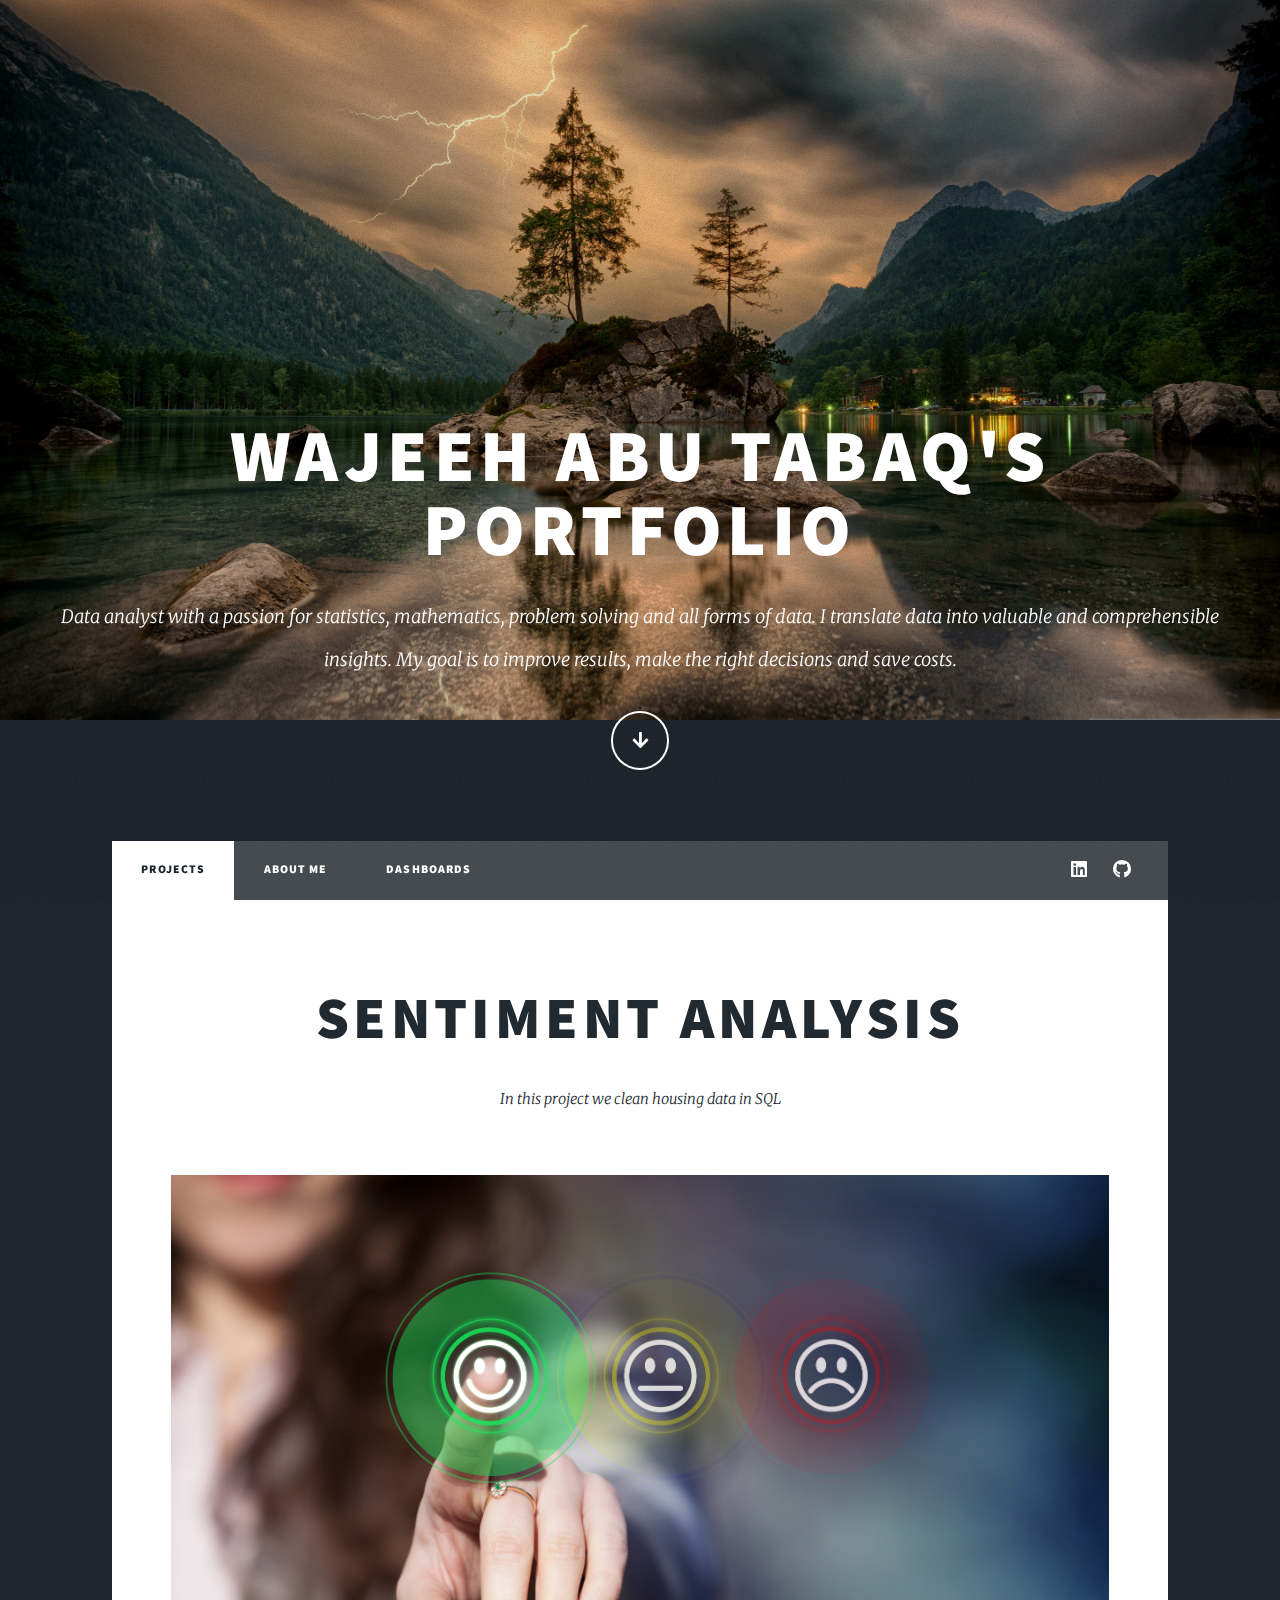
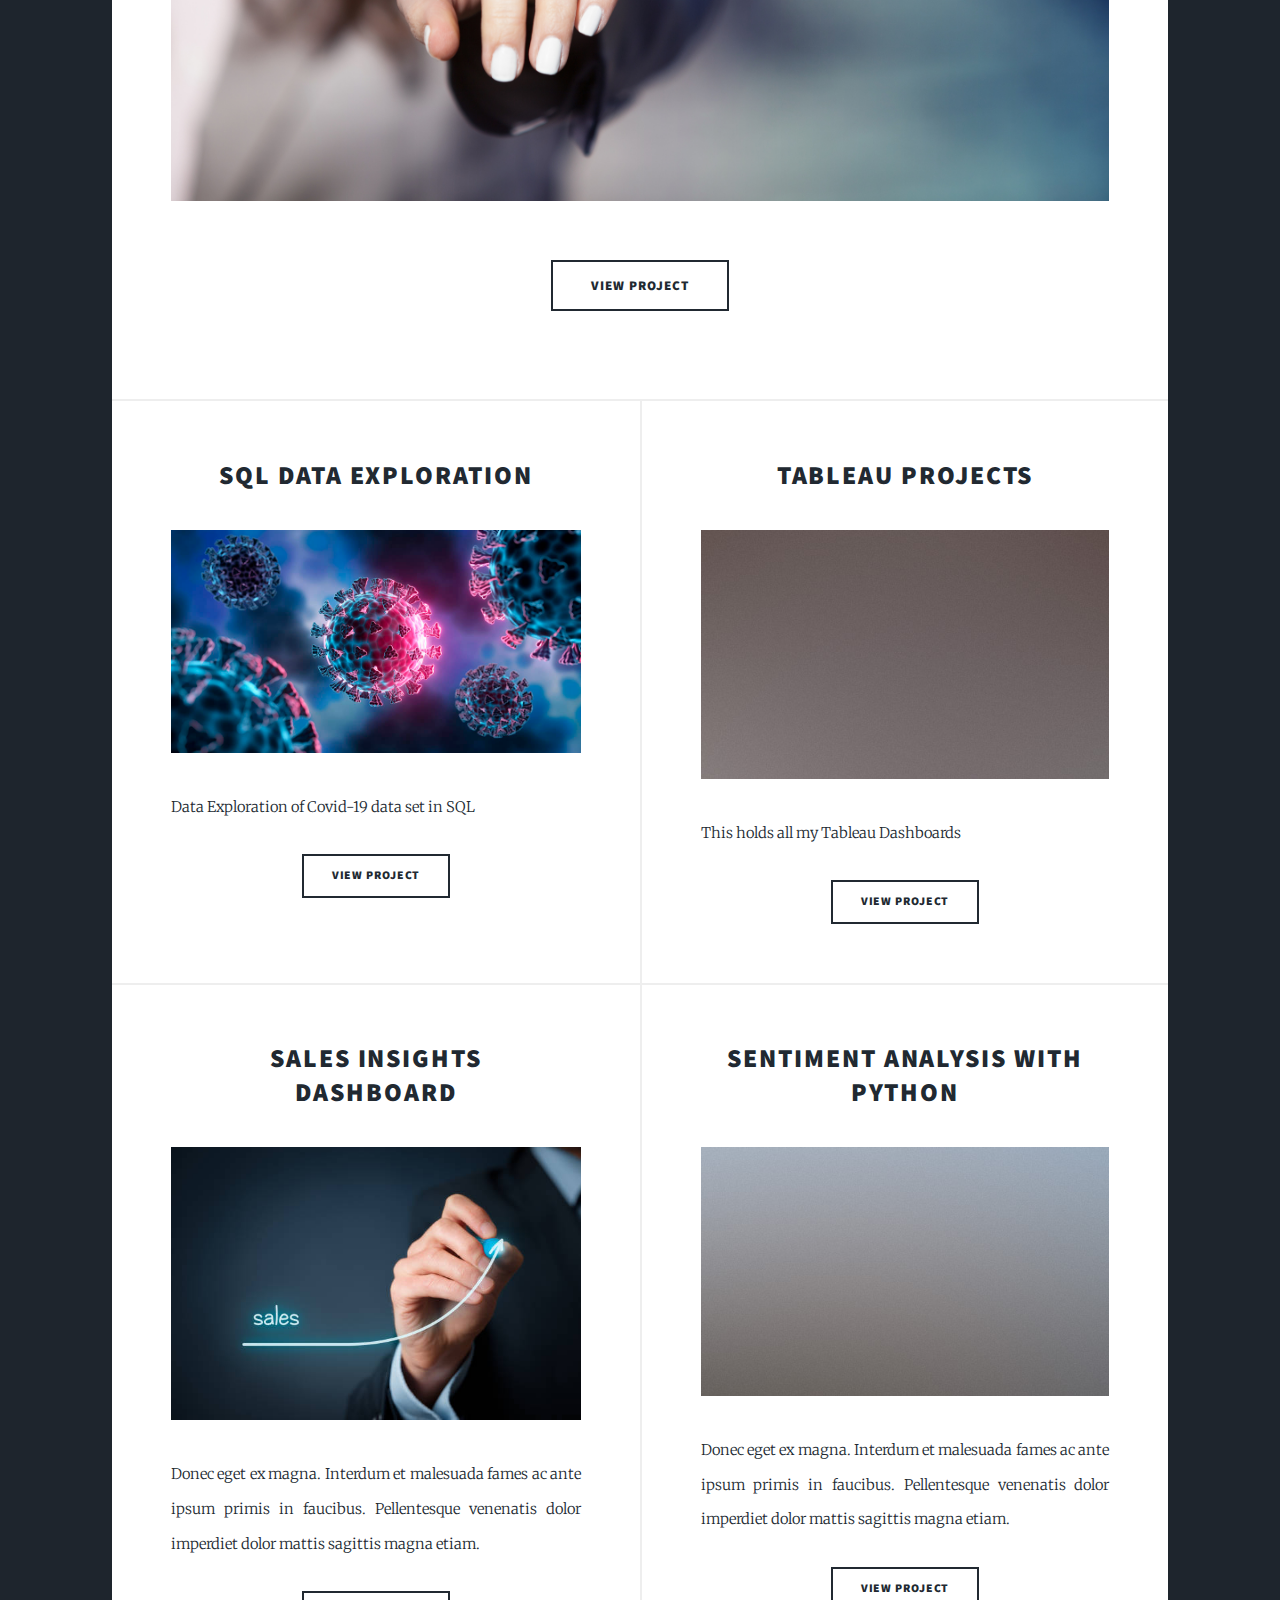
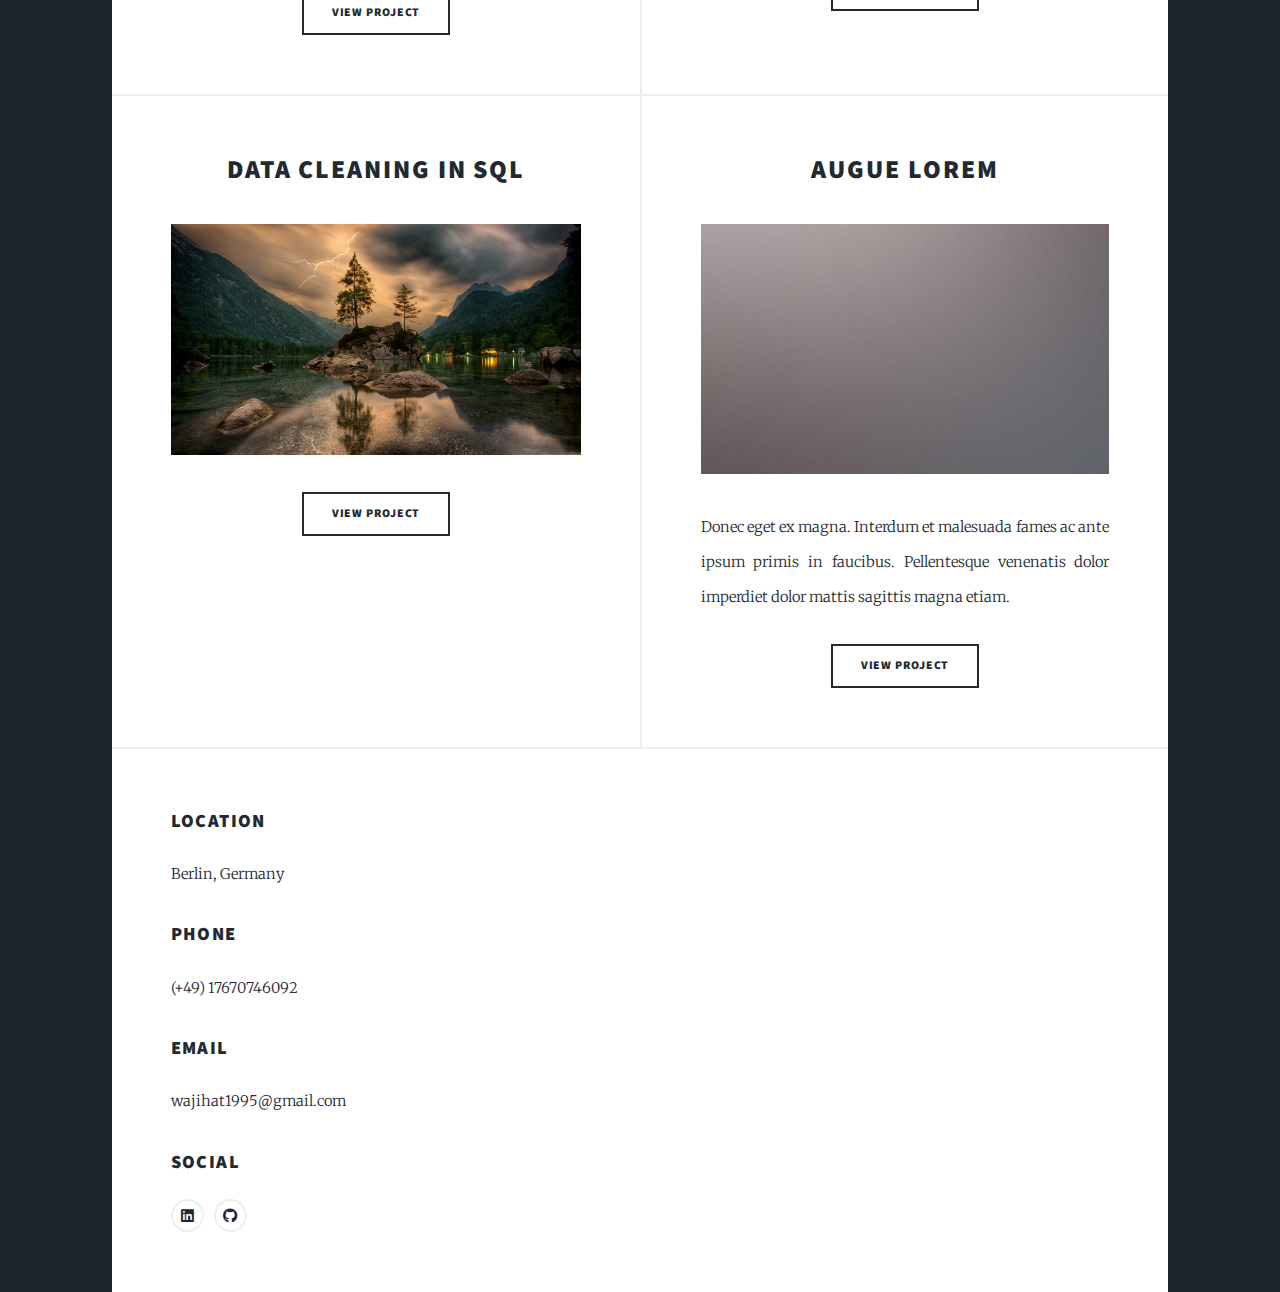
<file: index.html>
<!DOCTYPE HTML>

<html>
	<head>
		<title>Wajeeh Abu Tabaq's Portfolio</title>
		<meta charset="utf-8" />
		<meta name="viewport" content="width=device-width, initial-scale=1, user-scalable=no" />
		<link rel="stylesheet" href="assets/css/main.css" />
		<noscript><link rel="stylesheet" href="assets/css/noscript.css" /></noscript>
	</head>
	<body class="is-preload">

		<!-- Wrapper -->
			<div id="wrapper" class="fade-in">

				<!-- Intro -->
					<div id="intro">
						<h1>Wajeeh Abu Tabaq's Portfolio<br />
						</h1>
						<p> Data analyst with a passion for statistics, mathematics, problem solving and all forms of data. I translate data into valuable and comprehensible insights. My goal is to improve results, make the right decisions and save costs.
			 
						</p>
						<ul class="actions">
							<li><a href="#header" class="button icon solid solo fa-arrow-down scrolly">Continue</a></li>
						</ul>
					</div>

				<!-- Header -->
					<header id="header">
						<a href="index.html" class="logo">Wajeeh Abu Tabaq</a>
					</header>

				<!-- Nav -->
					<nav id="nav">
						<ul class="links">
							<li class="active"><a href="index.html">Projects</a></li>
							<li><a href="generic.html">About Me</a></li>
							<li ><a href="elements.html">Dashboards</a></li>
						</ul>
						<ul class="icons">
							<li><a href="https://www.linkedin.com/in/wajeeh-abu-tabaq/" target ="_blank" class="icon brands fa-linkedin"><span class="label">linkedin</span></a></li>
							<li><a href="https://github.com/wajeehabutabaq" target ="_blank" class="icon brands fa-github"><span class="label">GitHub</span></a></li>
						</ul>
					</nav>

				<!-- Main -->
					<div id="main">

						<!-- Featured Post -->
							<article class="post featured">
								<header class="major">
									
									<h2><a href="#" target ="_blank">Sentiment Analysis<br />
									</a></h2>
									<p> In this project we clean housing data in SQL</p>
								</header>
								<a href="#" target ="_blank" class="image main"><img src="images/sentiment analysis.jpg" alt="" /></a>
								<ul class="actions special">
									<li><a href="#" target ="_blank" class="button large">View Project</a></li>
								</ul>
							</article>

						<!-- Posts -->
							<section class="posts">
								<article>
									<header>
										<h2><a href="https://github.com/wajeehabutabaq/SQLserverPortfolioProject" target ="_blank"> SQL data exploration <br />
										</a></h2>
									</header>
									<a href="https://github.com/wajeehabutabaq/SQLserverPortfolioProject" target ="_blank" class="image fit"><img src="images/Covid.jpg" alt="" /></a>
									<p>Data Exploration of Covid-19 data set in SQL </p>
									<ul class="actions special">
										<li><a href="https://github.com/wajeehabutabaq/SQLserverPortfolioProject" target ="_blank" class="button">View Project</a></li>
									</ul>
								</article>
								<article>
									<header>
										<h2><a href="#">Tableau Projects <br />
										</a></h2>
									</header>
									<a href="#" class="image fit"><img src="images/pic03.jpg" alt="" /></a>
									<p>This holds all my Tableau Dashboards</p>
									<ul class="actions special">
										<li><a href="#" class="button">View Project</a></li>
									</ul>
								</article>
								<article>
									<header>
										<h2><a href="#">Sales Insights<br />
										Dashboard</a></h2>
									</header>
									<a href="#" class="image fit"><img src="images/Sales.jpg" alt="" /></a>
									<p>Donec eget ex magna. Interdum et malesuada fames ac ante ipsum primis in faucibus. Pellentesque venenatis dolor imperdiet dolor mattis sagittis magna etiam.</p>
									<ul class="actions special">
										<li><a href="#" class="button">View Project</a></li>
									</ul>
								</article>
								<article>
									<header>
										<h2><a href="#"> Sentiment Analysis with python<br />
										</a></h2>
									</header>
									<a href="#" class="image fit"><img src="images/pic05.jpg" alt="" /></a>
									<p>Donec eget ex magna. Interdum et malesuada fames ac ante ipsum primis in faucibus. Pellentesque venenatis dolor imperdiet dolor mattis sagittis magna etiam.</p>
									<ul class="actions special">
										<li><a href="#" class="button">View Project</a></li>
									</ul>
								</article>
								<article>
									<header>
										<h2><a href="#">Data Cleaning In SQL<br />
										</a></h2>
									</header>
									<a href="#" class="image fit"><img src="images/bg.jpg" alt="" /></a>
									<p></p>
									<ul class="actions special">
										<li><a href="#" class="button">View Project</a></li>
									</ul>
								</article>
								<article>
									<header>
										<h2><a href="#">Augue lorem<br />
										</a></h2>
									</header>
									<a href="#" class="image fit"><img src="images/pic07.jpg" alt="" /></a>
									<p>Donec eget ex magna. Interdum et malesuada fames ac ante ipsum primis in faucibus. Pellentesque venenatis dolor imperdiet dolor mattis sagittis magna etiam.</p>
									<ul class="actions special">
										<li><a href="#" class="button">View Project</a></li>
									</ul>
								</article>
							</section>


				
							</form>
						</section>
						<section class="split contact">
							<section class="alt">
								<h3>Location</h3>
								<p>Berlin, Germany<br />
								</p>
							</section>
							<section>
								<h3>Phone</h3>
								<p>(+49) 17670746092</p>
							</section>
							<section>
								<h3>Email</h3>
								<p>wajihat1995@gmail.com</p>
							</section>
							<section>
								<h3>Social</h3>
								<ul class="icons alt">
									<li><a href="https://www.linkedin.com/in/wajeeh-abu-tabaq/ " target ="_blank" class="icon brands alt fa-linkedin"><span class="label">linkedin</span></a></li>
									<li><a href="https://github.com/wajeehabutabaq" target ="_blank" class="icon brands alt fa-github"><span class="label">GitHub</span></a></li>
								</ul>
							</section>
						</section>
					</footer>



		<!-- Scripts -->
			<script src="assets/js/jquery.min.js"></script>
			<script src="assets/js/jquery.scrollex.min.js"></script>
			<script src="assets/js/jquery.scrolly.min.js"></script>
			<script src="assets/js/browser.min.js"></script>
			<script src="assets/js/breakpoints.min.js"></script>
			<script src="assets/js/util.js"></script>
			<script src="assets/js/main.js"></script>

	</body>
</html>
</file>
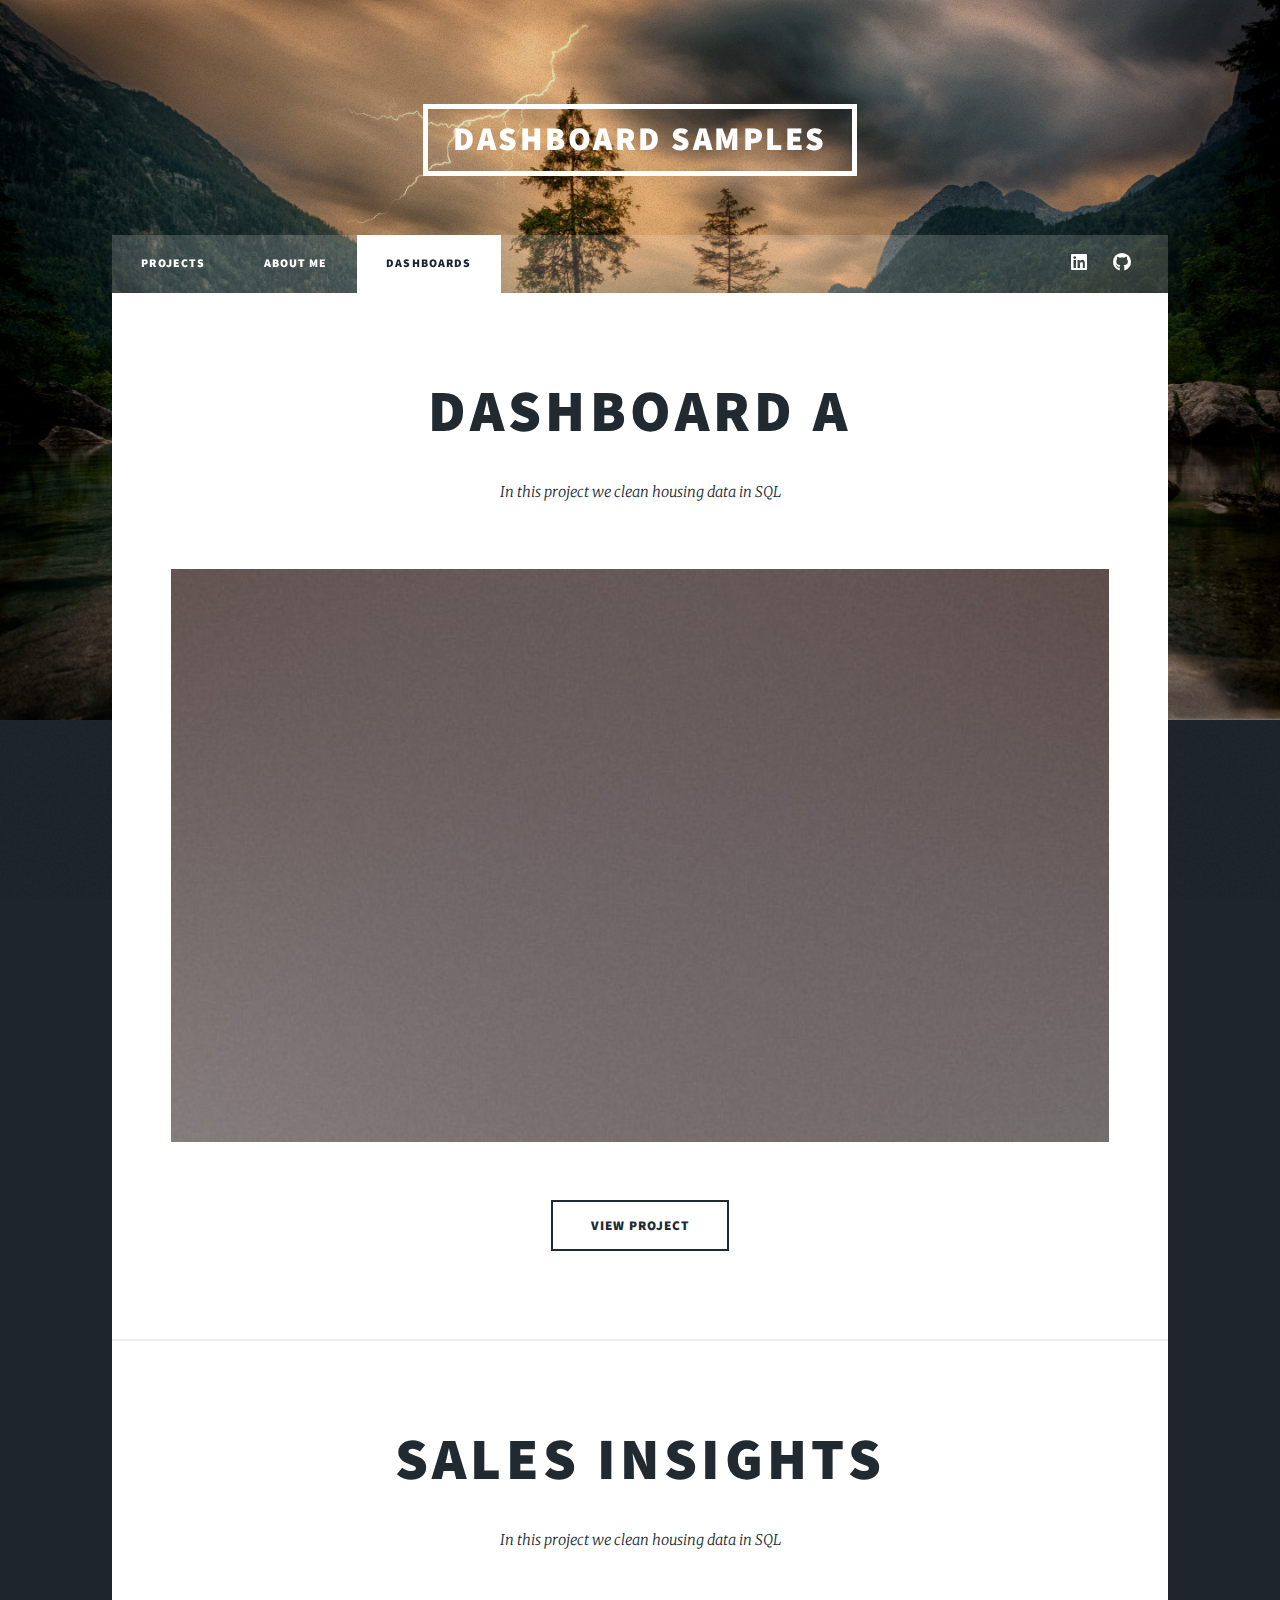
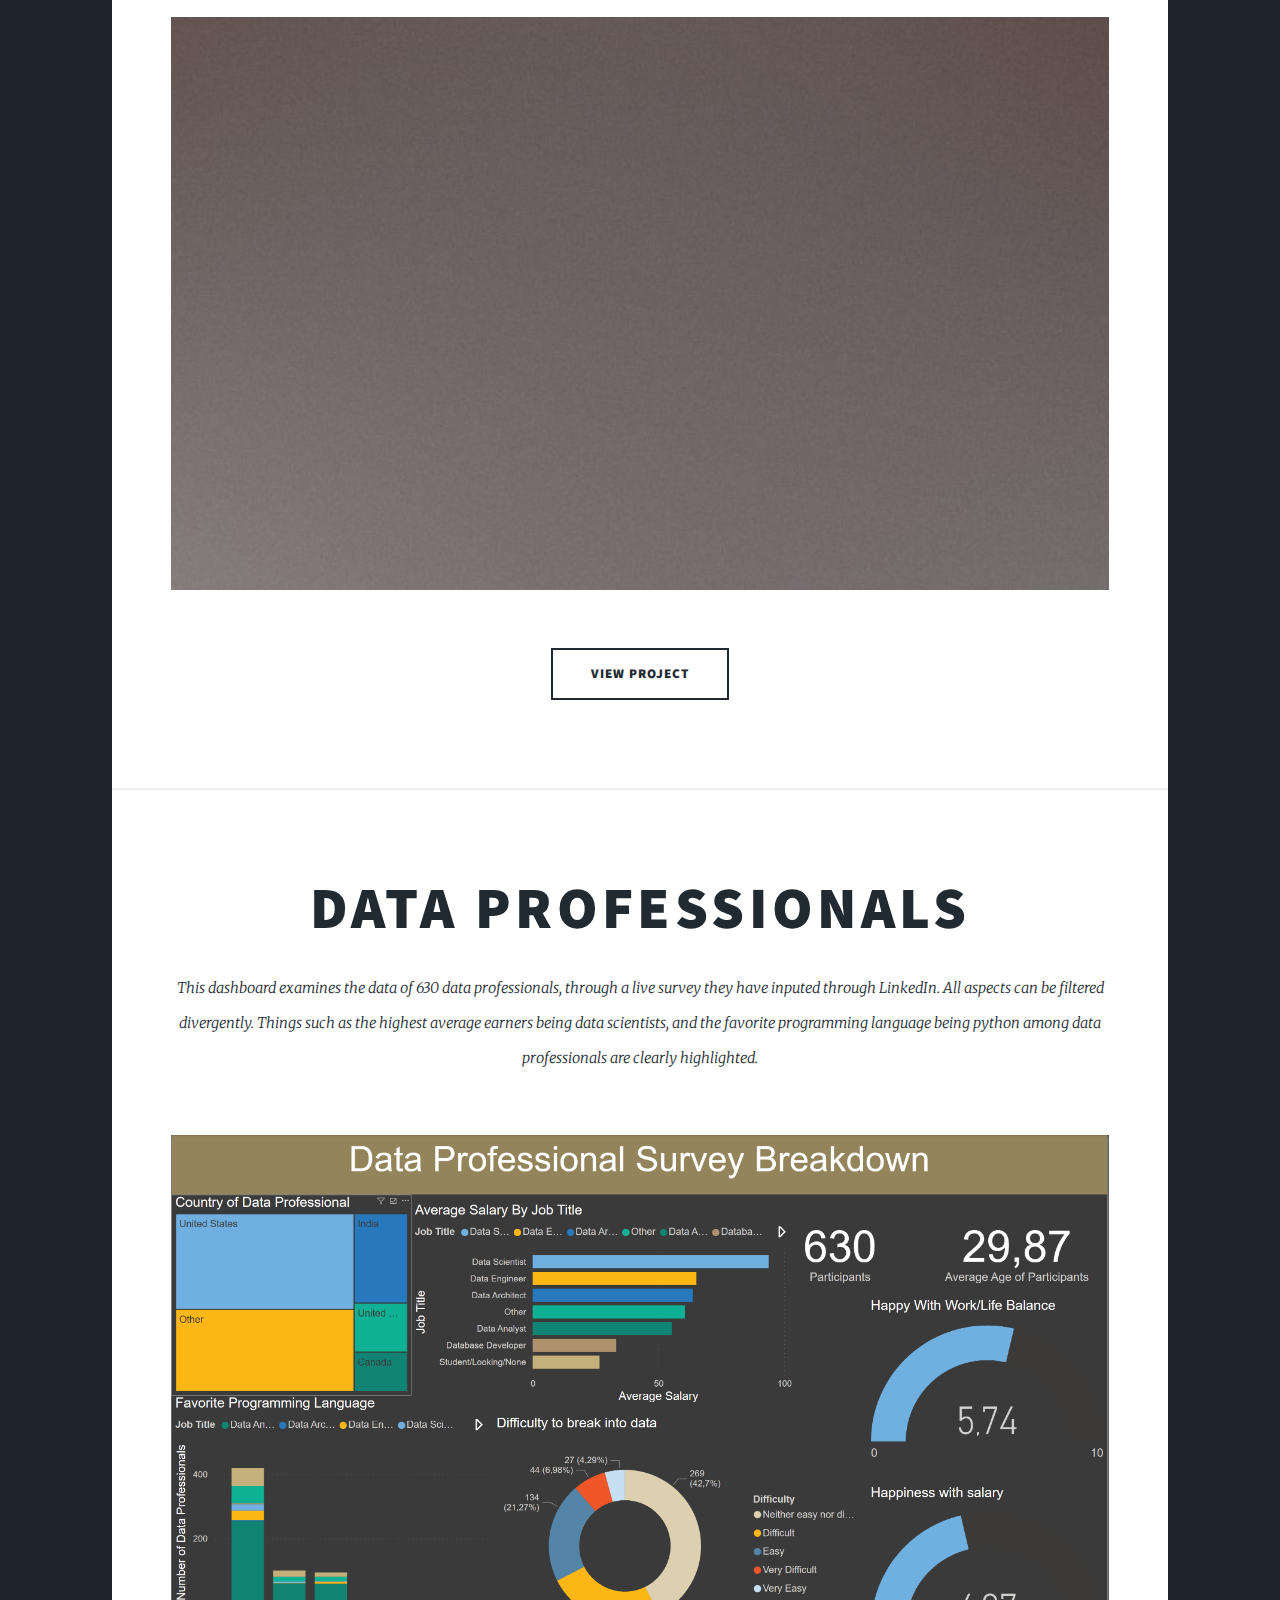
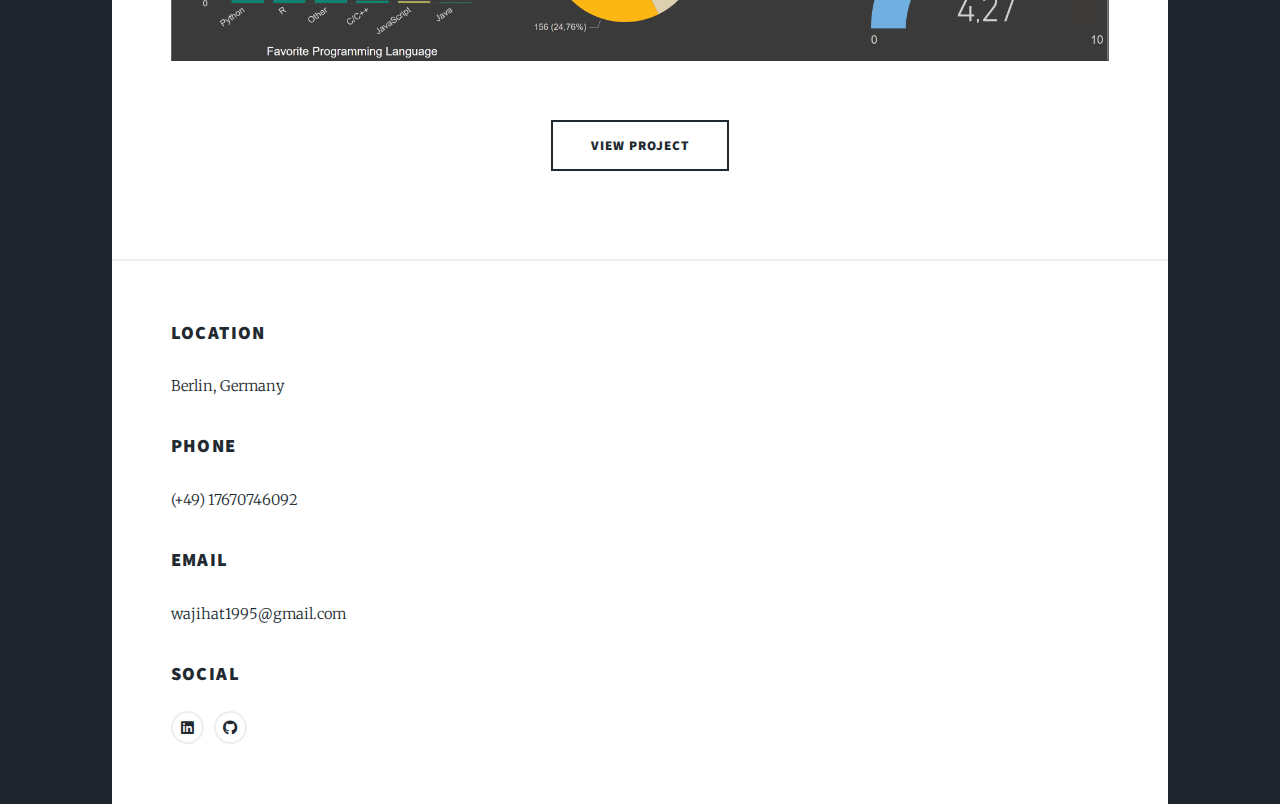
<file: elements.html>
<!DOCTYPE HTML>
<!--
	Massively by HTML5 UP
	html5up.net | @ajlkn
	Free for personal and commercial use under the CCA 3.0 license (html5up.net/license)
-->
<html>
	<head>
		<title>Wajeeh's Sample Dashboards</title>
		<meta charset="utf-8" />
		<meta name="viewport" content="width=device-width, initial-scale=1, user-scalable=no" />
		<link rel="stylesheet" href="assets/css/main.css" />
		<noscript><link rel="stylesheet" href="assets/css/noscript.css" /></noscript>
	</head>
	<body class="is-preload">

		<!-- Wrapper -->
			<div id="wrapper">

				<!-- Header -->
					<header id="header">
						<a href="index.html" class="logo">Dashboard Samples</a>
					</header>

				<!-- Nav -->
					<nav id="nav">
						<ul class="links">
							<li><a href="index.html">Projects</a></li>
							<li ><a href="generic.html">About me</a></li>
							<li class="active"><a href="elements.html">Dashboards</a></li>
						</ul>
						<ul class="icons">
							<li><a href="https://www.linkedin.com/in/wajeeh-abu-tabaq/" target ="_blank" class="icon brands fa-linkedin"><span class="label">linkedin</span></a></li>
							<li><a href="https://github.com/wajeehabutabaq" target ="_blank" class="icon brands fa-github"><span class="label">GitHub</span></a></li>
						</ul>
					</nav>

				<!-- Main -->
					<div id="main">
												<!-- Featured Post -->
												<article class="post featured">
													<header class="major">
														
														<h2><a href="#" target ="_blank">Dashboard A <br />
														</a></h2>
														<p> In this project we clean housing data in SQL</p>
													</header>
													<a href="#" target ="_blank" class="image main"><img src="images/pic03.jpg" alt="" /></a>
													<ul class="actions special">
														<li><a href="#" target ="_blank" class="button large">View Project</a></li>
													</ul>
												</article>
																								<!-- Featured Post -->
																								<article class="post featured">
																									<header class="major">
																										
																										<h2><a href="#" target ="_blank">Sales Insights<br />
																										</a></h2>
																										<p> In this project we clean housing data in SQL</p>
																									</header>
																									<a href="#" target ="_blank" class="image main"><img src="images/pic03.jpg" alt="" /></a>
																									<ul class="actions special">
																										<li><a href="#" target ="_blank" class="button large">View Project</a></li>
																									</ul>
																								</article>

												<!-- Featured Post -->
												<article class="post featured">
													<header class="major">
														
														<h2><a href="#" target ="_blank">Data Professionals<br />
														</a></h2>
														<p>  This dashboard examines the data of 630 data professionals, through a live survey they have inputed through LinkedIn. All aspects can be filtered divergently. Things such as the highest average earners being data scientists, and the favorite programming language being python among data professionals are clearly highlighted.</p>
													</header>
													<a href="#" target ="_blank" class="image main"><img src="images/DataPro.png" alt="" /></a>
													<ul class="actions special">
														<li><a href="#" target ="_blank" class="button large">View Project</a></li>
													</ul>
												</article>


				<!-- Footer -->
			</form>
		</section>
		<section class="split contact">
			<section class="alt">
				<h3>Location</h3>
				<p>Berlin, Germany<br />
				</p>
			</section>
			<section>
				<h3>Phone</h3>
				<p>(+49) 17670746092</p>
			</section>
			<section>
				<h3>Email</h3>
				<p>wajihat1995@gmail.com</p>
			</section>
			<section>
				<h3>Social</h3>
				<ul class="icons alt">
					<li><a href="https://www.linkedin.com/in/wajeeh-abu-tabaq/ " target ="_blank" class="icon brands alt fa-linkedin"><span class="label">linkedin</span></a></li>
					<li><a href="https://github.com/wajeehabutabaq" target ="_blank" class="icon brands alt fa-github"><span class="label">GitHub</span></a></li>
				</ul>
			</section>
		</section>
	</footer>

			</div>

		<!-- Scripts -->
			<script src="assets/js/jquery.min.js"></script>
			<script src="assets/js/jquery.scrollex.min.js"></script>
			<script src="assets/js/jquery.scrolly.min.js"></script>
			<script src="assets/js/browser.min.js"></script>
			<script src="assets/js/breakpoints.min.js"></script>
			<script src="assets/js/util.js"></script>
			<script src="assets/js/main.js"></script>

	</body>
</html>
</file>
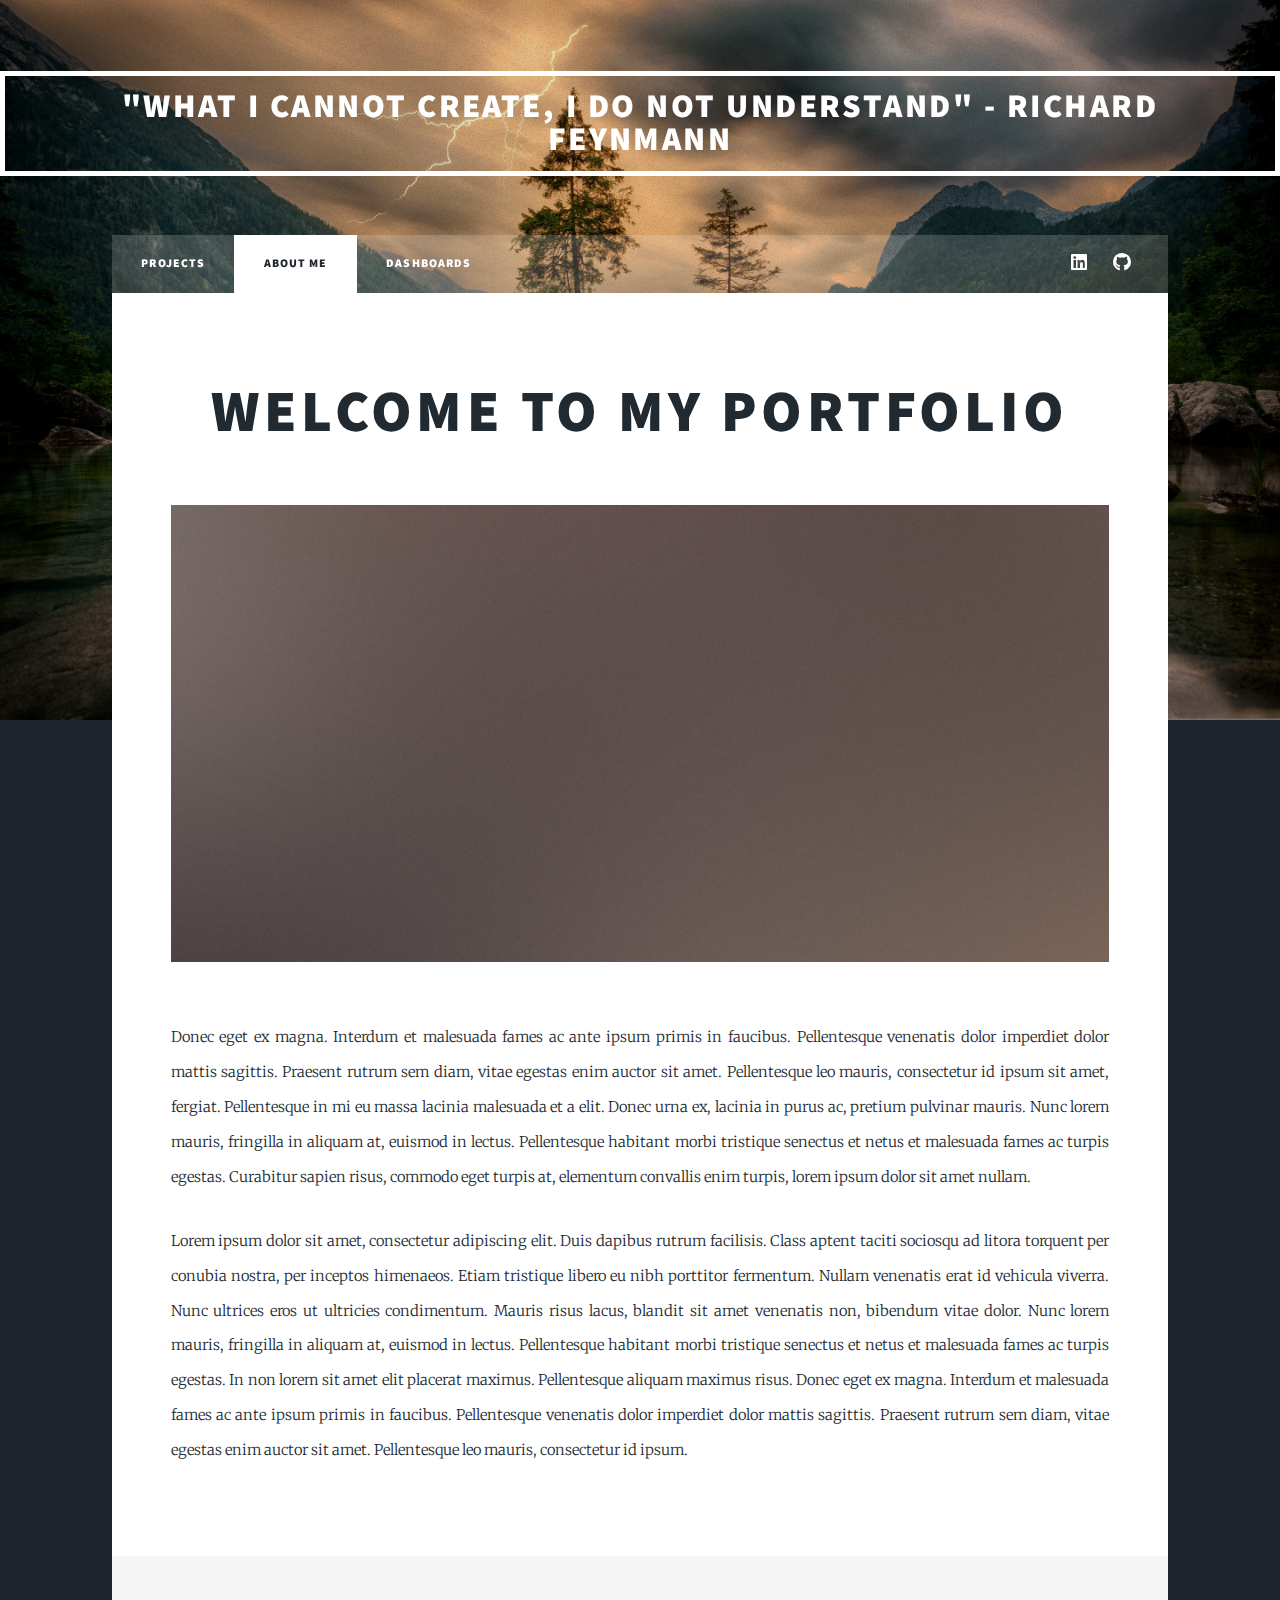
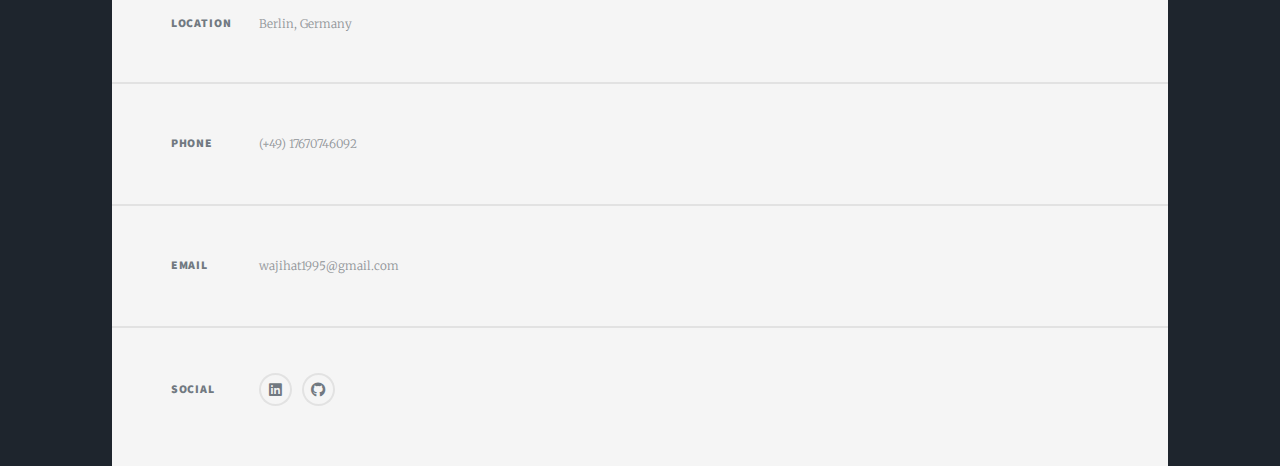
<file: generic.html>
<!DOCTYPE HTML>
<!--
	Massively by HTML5 UP
	html5up.net | @ajlkn
	Free for personal and commercial use under the CCA 3.0 license (html5up.net/license)
-->
<html>
	<head>
		<title>Wajeeh's About Me</title>
		<meta charset="utf-8" />
		<meta name="viewport" content="width=device-width, initial-scale=1, user-scalable=no" />
		<link rel="stylesheet" href="assets/css/main.css" />
		<noscript><link rel="stylesheet" href="assets/css/noscript.css" /></noscript>
	</head>
	<body class="is-preload">

		<!-- Wrapper -->
			<div id="wrapper">

				<!-- Header -->
					<header id="header">
						<a class="logo">"What I cannot create, I do not understand" - Richard Feynmann </a>
					</header>

				<!-- Nav -->
					<nav id="nav">
						<ul class="links">
							<li><a href="index.html">Projects</a></li>
							<li class="active"><a href="generic.html">About me</a></li>
							<li ><a href="elements.html">Dashboards</a></li>
						</ul>
						<ul class="icons">
							<li><a href="https://www.linkedin.com/in/wajeeh-abu-tabaq/" target ="_blank" class="icon brands fa-linkedin"><span class="label">linkedin</span></a></li>
							<li><a href="https://github.com/wajeehabutabaq" target ="_blank" class="icon brands fa-github"><span class="label">GitHub</span></a></li>
						</ul>
					</nav>

				<!-- Main -->
					<div id="main">

						<!-- Post -->
							<section class="post">
								<header class="major">
									<h1>Welcome to my portfolio<br />
									</h1>
									<p></p>
								</header>
								<div class="image main"><img src="images/pic01.jpg" alt="" /></div>
								<p>Donec eget ex magna. Interdum et malesuada fames ac ante ipsum primis in faucibus. Pellentesque venenatis dolor imperdiet dolor mattis sagittis. Praesent rutrum sem diam, vitae egestas enim auctor sit amet. Pellentesque leo mauris, consectetur id ipsum sit amet, fergiat. Pellentesque in mi eu massa lacinia malesuada et a elit. Donec urna ex, lacinia in purus ac, pretium pulvinar mauris. Nunc lorem mauris, fringilla in aliquam at, euismod in lectus. Pellentesque habitant morbi tristique senectus et netus et malesuada fames ac turpis egestas. Curabitur sapien risus, commodo eget turpis at, elementum convallis enim turpis, lorem ipsum dolor sit amet nullam.</p>
								<p>Lorem ipsum dolor sit amet, consectetur adipiscing elit. Duis dapibus rutrum facilisis. Class aptent taciti sociosqu ad litora torquent per conubia nostra, per inceptos himenaeos. Etiam tristique libero eu nibh porttitor fermentum. Nullam venenatis erat id vehicula viverra. Nunc ultrices eros ut ultricies condimentum. Mauris risus lacus, blandit sit amet venenatis non, bibendum vitae dolor. Nunc lorem mauris, fringilla in aliquam at, euismod in lectus. Pellentesque habitant morbi tristique senectus et netus et malesuada fames ac turpis egestas. In non lorem sit amet elit placerat maximus. Pellentesque aliquam maximus risus. Donec eget ex magna. Interdum et malesuada fames ac ante ipsum primis in faucibus. Pellentesque venenatis dolor imperdiet dolor mattis sagittis. Praesent rutrum sem diam, vitae egestas enim auctor sit amet. Pellentesque leo mauris, consectetur id ipsum.</p>
							</section>

					</div>

				<!-- Footer -->
					<footer id="footer">
						
						<section class="split contact">
							<section class="alt">
								<h3>Location</h3>
								<p>Berlin, Germany<br />
								</p>
							</section>
							<section>
								<h3>Phone</h3>
								<p>(+49) 17670746092</p>
							</section>
							<section>
								<h3>Email</h3>
								<p>wajihat1995@gmail.com</p>
							</section>
							<section>
								<h3>Social</h3>
								<ul class="icons alt">
									<li><a href="https://www.linkedin.com/in/wajeeh-abu-tabaq/" target ="_blank" class="icon brands fa-linkedin"><span class="label">linkedin</span></a></li>
									<li><a href="https://github.com/wajeehabutabaq" target ="_blank" class="icon brands fa-github"><span class="label">GitHub</span></a></li>
								</ul>
							</section>
						</section>
					</footer>


		<!-- Scripts -->
			<script src="assets/js/jquery.min.js"></script>
			<script src="assets/js/jquery.scrollex.min.js"></script>
			<script src="assets/js/jquery.scrolly.min.js"></script>
			<script src="assets/js/browser.min.js"></script>
			<script src="assets/js/breakpoints.min.js"></script>
			<script src="assets/js/util.js"></script>
			<script src="assets/js/main.js"></script>

	</body>
</html>
</file>
<file: assets/css/main.css>
@import url(fontawesome-all.min.css);
@import url("https://fonts.googleapis.com/css?family=Merriweather:300,700,300italic,700italic|Source+Sans+Pro:900");

/*
	Massively by HTML5 UP
	html5up.net | @ajlkn
	Free for personal and commercial use under the CCA 3.0 license (html5up.net/license)
*/

html, body, div, span, applet, object,
iframe, h1, h2, h3, h4, h5, h6, p, blockquote,
pre, a, abbr, acronym, address, big, cite,
code, del, dfn, em, img, ins, kbd, q, s, samp,
small, strike, strong, sub, sup, tt, var, b,
u, i, center, dl, dt, dd, ol, ul, li, fieldset,
form, label, legend, table, caption, tbody,
tfoot, thead, tr, th, td, article, aside,
canvas, details, embed, figure, figcaption,
footer, header, hgroup, menu, nav, output, ruby,
section, summary, time, mark, audio, video {
	margin: 0;
	padding: 0;
	border: 0;
	font-size: 100%;
	font: inherit;
	vertical-align: baseline;}

article, aside, details, figcaption, figure,
footer, header, hgroup, menu, nav, section {
	display: block;}

body {
	line-height: 1;
}

ol, ul {
	list-style: none;
}

blockquote, q {
	quotes: none;
}

	blockquote:before, blockquote:after, q:before, q:after {
		content: '';
		content: none;
	}

table {
	border-collapse: collapse;
	border-spacing: 0;
}

body {
	-webkit-text-size-adjust: none;
}

mark {
	background-color: transparent;
	color: inherit;
}

input::-moz-focus-inner {
	border: 0;
	padding: 0;
}

input, select, textarea {
	-moz-appearance: none;
	-webkit-appearance: none;
	-ms-appearance: none;
	appearance: none;
}

/* Basic */

	@-ms-viewport {
		width: device-width;
	}

	body {
		-ms-overflow-style: scrollbar;
	}

	@media screen and (max-width: 480px) {

		html, body {
			min-width: 320px;
		}

	}

	html {
		box-sizing: border-box;
	}

	*, *:before, *:after {
		box-sizing: inherit;
	}

	body {
		background-color: #1e252d;
	}

		body.is-preload *, body.is-preload *:before, body.is-preload *:after {
			-moz-animation: none !important;
			-webkit-animation: none !important;
			-ms-animation: none !important;
			animation: none !important;
			-moz-transition: none !important;
			-webkit-transition: none !important;
			-ms-transition: none !important;
			transition: none !important;
		}

/* Type */

	html {
		font-size: 16pt;
	}

		@media screen and (max-width: 1680px) {

			html {
				font-size: 12pt;
			}

		}

		@media screen and (max-width: 1280px) {

			html {
				font-size: 11pt;
			}

		}

		@media screen and (max-width: 360px) {

			html {
				font-size: 10pt;
			}

		}

	body {
		color: #212931;
	}

	body, input, select, textarea {
		font-family: "Merriweather", Georgia, serif;
		font-weight: 300;
		font-size: 1rem;
		line-height: 2.375;
	}

	a {
		-moz-transition: color 0.2s ease-in-out, background-color 0.2s ease-in-out, border-color 0.2s ease-in-out, box-shadow 0.2s ease-in-out;
		-webkit-transition: color 0.2s ease-in-out, background-color 0.2s ease-in-out, border-color 0.2s ease-in-out, box-shadow 0.2s ease-in-out;
		-ms-transition: color 0.2s ease-in-out, background-color 0.2s ease-in-out, border-color 0.2s ease-in-out, box-shadow 0.2s ease-in-out;
		transition: color 0.2s ease-in-out, background-color 0.2s ease-in-out, border-color 0.2s ease-in-out, box-shadow 0.2s ease-in-out;
		border-bottom: dotted 1px;
		text-decoration: none;
	}

		a:hover {
			border-bottom-color: transparent;
		}

	strong, b {
		font-weight: 600;
	}

	em, i {
		font-style: italic;
	}

	p {
		text-align: justify;
		margin: 0 0 2rem 0;
	}

	h1, h2, h3, h4, h5, h6 {
		font-family: "Source Sans Pro", Helvetica, sans-serif;
		font-weight: 900;
		line-height: 1.5;
		letter-spacing: 0.075em;
		text-transform: uppercase;
		margin: 0 0 1rem 0;
	}

		h1 a, h2 a, h3 a, h4 a, h5 a, h6 a {
			border-bottom: 0;
			color: inherit;
			text-decoration: none;
		}

	h1 {
		font-size: 4rem;
		line-height: 1.1;
		margin: 0 0 2rem 0;
	}

	h2 {
		font-size: 1.75rem;
		line-height: 1.3;
		margin: 0 0 1.5rem 0;
	}

	h3 {
		font-size: 1.25rem;
		margin: 0 0 1.5rem 0;
	}

	h4 {
		font-size: 1rem;
	}

	h5 {
		font-size: 0.9rem;
	}

	h6 {
		font-size: 0.8rem;
	}

	sub {
		font-size: 0.8rem;
		position: relative;
		top: 0.5rem;
	}

	sup {
		font-size: 0.8rem;
		position: relative;
		top: -0.5rem;
	}

	blockquote {
		border-left: solid 4px;
		font-style: italic;
		margin: 0 0 2rem 0;
		padding: 0.5rem 0 0.5rem 2rem;
	}

	code {
		border: solid 2px;
		font-family: "Courier New", monospace;
		font-size: 0.9rem;
		margin: 0 0.25rem;
		padding: 0.25rem 0.65rem;
	}

	pre {
		-webkit-overflow-scrolling: touch;
		font-family: "Courier New", monospace;
		font-size: 0.9rem;
		margin: 0 0 2rem 0;
	}

		pre code {
			display: block;
			line-height: 1.75;
			padding: 1rem 1.5rem;
			overflow-x: auto;
		}

	hr {
		border: 0;
		border-bottom: solid 2px;
		margin: 3rem 0;
	}

		hr.major {
			margin: 5rem 0;
		}

	.align-left {
		text-align: left;
	}

	.align-center {
		text-align: center;
	}

	.align-right {
		text-align: right;
	}

	input, select, textarea {
		color: #212931;
	}

	a {
		color: #212931;
		border-bottom-color: rgba(33, 41, 49, 0.5);
	}

		a:hover {
			border-bottom-color: transparent;
			color: #18bfef !important;
		}

	strong, b {
		color: #212931;
	}

	h1, h2, h3, h4, h5, h6 {
		color: #212931;
	}

	blockquote {
		border-left-color: #eeeeee;
	}

	code {
		background: rgba(220, 220, 220, 0.25);
		border-color: #eeeeee;
	}

	hr {
		border-bottom-color: #eeeeee;
	}

/* Row */

	.row {
		display: flex;
		flex-wrap: wrap;
		box-sizing: border-box;
		align-items: stretch;
	}

		.row > * {
			box-sizing: border-box;
		}

		.row.gtr-uniform > * > :last-child {
			margin-bottom: 0;
		}

		.row.aln-left {
			justify-content: flex-start;
		}

		.row.aln-center {
			justify-content: center;
		}

		.row.aln-right {
			justify-content: flex-end;
		}

		.row.aln-top {
			align-items: flex-start;
		}

		.row.aln-middle {
			align-items: center;
		}

		.row.aln-bottom {
			align-items: flex-end;
		}

		.row > .imp {
			order: -1;
		}

		.row > .col-1 {
			width: 8.33333%;
		}

		.row > .off-1 {
			margin-left: 8.33333%;
		}

		.row > .col-2 {
			width: 16.66667%;
		}

		.row > .off-2 {
			margin-left: 16.66667%;
		}

		.row > .col-3 {
			width: 25%;
		}

		.row > .off-3 {
			margin-left: 25%;
		}

		.row > .col-4 {
			width: 33.33333%;
		}

		.row > .off-4 {
			margin-left: 33.33333%;
		}

		.row > .col-5 {
			width: 41.66667%;
		}

		.row > .off-5 {
			margin-left: 41.66667%;
		}

		.row > .col-6 {
			width: 50%;
		}

		.row > .off-6 {
			margin-left: 50%;
		}

		.row > .col-7 {
			width: 58.33333%;
		}

		.row > .off-7 {
			margin-left: 58.33333%;
		}

		.row > .col-8 {
			width: 66.66667%;
		}

		.row > .off-8 {
			margin-left: 66.66667%;
		}

		.row > .col-9 {
			width: 75%;
		}

		.row > .off-9 {
			margin-left: 75%;
		}

		.row > .col-10 {
			width: 83.33333%;
		}

		.row > .off-10 {
			margin-left: 83.33333%;
		}

		.row > .col-11 {
			width: 91.66667%;
		}

		.row > .off-11 {
			margin-left: 91.66667%;
		}

		.row > .col-12 {
			width: 100%;
		}

		.row > .off-12 {
			margin-left: 100%;
		}

		.row.gtr-0 {
			margin-top: 0;
			margin-left: 0rem;
		}

			.row.gtr-0 > * {
				padding: 0 0 0 0rem;
			}

			.row.gtr-0.gtr-uniform {
				margin-top: 0rem;
			}

				.row.gtr-0.gtr-uniform > * {
					padding-top: 0rem;
				}

		.row.gtr-25 {
			margin-top: 0;
			margin-left: -0.375rem;
		}

			.row.gtr-25 > * {
				padding: 0 0 0 0.375rem;
			}

			.row.gtr-25.gtr-uniform {
				margin-top: -0.375rem;
			}

				.row.gtr-25.gtr-uniform > * {
					padding-top: 0.375rem;
				}

		.row.gtr-50 {
			margin-top: 0;
			margin-left: -0.75rem;
		}

			.row.gtr-50 > * {
				padding: 0 0 0 0.75rem;
			}

			.row.gtr-50.gtr-uniform {
				margin-top: -0.75rem;
			}

				.row.gtr-50.gtr-uniform > * {
					padding-top: 0.75rem;
				}

		.row {
			margin-top: 0;
			margin-left: -1.5rem;
		}

			.row > * {
				padding: 0 0 0 1.5rem;
			}

			.row.gtr-uniform {
				margin-top: -1.5rem;
			}

				.row.gtr-uniform > * {
					padding-top: 1.5rem;
				}

		.row.gtr-150 {
			margin-top: 0;
			margin-left: -2.25rem;
		}

			.row.gtr-150 > * {
				padding: 0 0 0 2.25rem;
			}

			.row.gtr-150.gtr-uniform {
				margin-top: -2.25rem;
			}

				.row.gtr-150.gtr-uniform > * {
					padding-top: 2.25rem;
				}

		.row.gtr-200 {
			margin-top: 0;
			margin-left: -3rem;
		}

			.row.gtr-200 > * {
				padding: 0 0 0 3rem;
			}

			.row.gtr-200.gtr-uniform {
				margin-top: -3rem;
			}

				.row.gtr-200.gtr-uniform > * {
					padding-top: 3rem;
				}

		@media screen and (max-width: 1680px) {

			.row {
				display: flex;
				flex-wrap: wrap;
				box-sizing: border-box;
				align-items: stretch;
			}

				.row > * {
					box-sizing: border-box;
				}

				.row.gtr-uniform > * > :last-child {
					margin-bottom: 0;
				}

				.row.aln-left {
					justify-content: flex-start;
				}

				.row.aln-center {
					justify-content: center;
				}

				.row.aln-right {
					justify-content: flex-end;
				}

				.row.aln-top {
					align-items: flex-start;
				}

				.row.aln-middle {
					align-items: center;
				}

				.row.aln-bottom {
					align-items: flex-end;
				}

				.row > .imp-xlarge {
					order: -1;
				}

				.row > .col-1-xlarge {
					width: 8.33333%;
				}

				.row > .off-1-xlarge {
					margin-left: 8.33333%;
				}

				.row > .col-2-xlarge {
					width: 16.66667%;
				}

				.row > .off-2-xlarge {
					margin-left: 16.66667%;
				}

				.row > .col-3-xlarge {
					width: 25%;
				}

				.row > .off-3-xlarge {
					margin-left: 25%;
				}

				.row > .col-4-xlarge {
					width: 33.33333%;
				}

				.row > .off-4-xlarge {
					margin-left: 33.33333%;
				}

				.row > .col-5-xlarge {
					width: 41.66667%;
				}

				.row > .off-5-xlarge {
					margin-left: 41.66667%;
				}

				.row > .col-6-xlarge {
					width: 50%;
				}

				.row > .off-6-xlarge {
					margin-left: 50%;
				}

				.row > .col-7-xlarge {
					width: 58.33333%;
				}

				.row > .off-7-xlarge {
					margin-left: 58.33333%;
				}

				.row > .col-8-xlarge {
					width: 66.66667%;
				}

				.row > .off-8-xlarge {
					margin-left: 66.66667%;
				}

				.row > .col-9-xlarge {
					width: 75%;
				}

				.row > .off-9-xlarge {
					margin-left: 75%;
				}

				.row > .col-10-xlarge {
					width: 83.33333%;
				}

				.row > .off-10-xlarge {
					margin-left: 83.33333%;
				}

				.row > .col-11-xlarge {
					width: 91.66667%;
				}

				.row > .off-11-xlarge {
					margin-left: 91.66667%;
				}

				.row > .col-12-xlarge {
					width: 100%;
				}

				.row > .off-12-xlarge {
					margin-left: 100%;
				}

				.row.gtr-0 {
					margin-top: 0;
					margin-left: 0rem;
				}

					.row.gtr-0 > * {
						padding: 0 0 0 0rem;
					}

					.row.gtr-0.gtr-uniform {
						margin-top: 0rem;
					}

						.row.gtr-0.gtr-uniform > * {
							padding-top: 0rem;
						}

				.row.gtr-25 {
					margin-top: 0;
					margin-left: -0.375rem;
				}

					.row.gtr-25 > * {
						padding: 0 0 0 0.375rem;
					}

					.row.gtr-25.gtr-uniform {
						margin-top: -0.375rem;
					}

						.row.gtr-25.gtr-uniform > * {
							padding-top: 0.375rem;
						}

				.row.gtr-50 {
					margin-top: 0;
					margin-left: -0.75rem;
				}

					.row.gtr-50 > * {
						padding: 0 0 0 0.75rem;
					}

					.row.gtr-50.gtr-uniform {
						margin-top: -0.75rem;
					}

						.row.gtr-50.gtr-uniform > * {
							padding-top: 0.75rem;
						}

				.row {
					margin-top: 0;
					margin-left: -1.5rem;
				}

					.row > * {
						padding: 0 0 0 1.5rem;
					}

					.row.gtr-uniform {
						margin-top: -1.5rem;
					}

						.row.gtr-uniform > * {
							padding-top: 1.5rem;
						}

				.row.gtr-150 {
					margin-top: 0;
					margin-left: -2.25rem;
				}

					.row.gtr-150 > * {
						padding: 0 0 0 2.25rem;
					}

					.row.gtr-150.gtr-uniform {
						margin-top: -2.25rem;
					}

						.row.gtr-150.gtr-uniform > * {
							padding-top: 2.25rem;
						}

				.row.gtr-200 {
					margin-top: 0;
					margin-left: -3rem;
				}

					.row.gtr-200 > * {
						padding: 0 0 0 3rem;
					}

					.row.gtr-200.gtr-uniform {
						margin-top: -3rem;
					}

						.row.gtr-200.gtr-uniform > * {
							padding-top: 3rem;
						}

		}

		@media screen and (max-width: 1280px) {

			.row {
				display: flex;
				flex-wrap: wrap;
				box-sizing: border-box;
				align-items: stretch;
			}

				.row > * {
					box-sizing: border-box;
				}

				.row.gtr-uniform > * > :last-child {
					margin-bottom: 0;
				}

				.row.aln-left {
					justify-content: flex-start;
				}

				.row.aln-center {
					justify-content: center;
				}

				.row.aln-right {
					justify-content: flex-end;
				}

				.row.aln-top {
					align-items: flex-start;
				}

				.row.aln-middle {
					align-items: center;
				}

				.row.aln-bottom {
					align-items: flex-end;
				}

				.row > .imp-large {
					order: -1;
				}

				.row > .col-1-large {
					width: 8.33333%;
				}

				.row > .off-1-large {
					margin-left: 8.33333%;
				}

				.row > .col-2-large {
					width: 16.66667%;
				}

				.row > .off-2-large {
					margin-left: 16.66667%;
				}

				.row > .col-3-large {
					width: 25%;
				}

				.row > .off-3-large {
					margin-left: 25%;
				}

				.row > .col-4-large {
					width: 33.33333%;
				}

				.row > .off-4-large {
					margin-left: 33.33333%;
				}

				.row > .col-5-large {
					width: 41.66667%;
				}

				.row > .off-5-large {
					margin-left: 41.66667%;
				}

				.row > .col-6-large {
					width: 50%;
				}

				.row > .off-6-large {
					margin-left: 50%;
				}

				.row > .col-7-large {
					width: 58.33333%;
				}

				.row > .off-7-large {
					margin-left: 58.33333%;
				}

				.row > .col-8-large {
					width: 66.66667%;
				}

				.row > .off-8-large {
					margin-left: 66.66667%;
				}

				.row > .col-9-large {
					width: 75%;
				}

				.row > .off-9-large {
					margin-left: 75%;
				}

				.row > .col-10-large {
					width: 83.33333%;
				}

				.row > .off-10-large {
					margin-left: 83.33333%;
				}

				.row > .col-11-large {
					width: 91.66667%;
				}

				.row > .off-11-large {
					margin-left: 91.66667%;
				}

				.row > .col-12-large {
					width: 100%;
				}

				.row > .off-12-large {
					margin-left: 100%;
				}

				.row.gtr-0 {
					margin-top: 0;
					margin-left: 0rem;
				}

					.row.gtr-0 > * {
						padding: 0 0 0 0rem;
					}

					.row.gtr-0.gtr-uniform {
						margin-top: 0rem;
					}

						.row.gtr-0.gtr-uniform > * {
							padding-top: 0rem;
						}

				.row.gtr-25 {
					margin-top: 0;
					margin-left: -0.375rem;
				}

					.row.gtr-25 > * {
						padding: 0 0 0 0.375rem;
					}

					.row.gtr-25.gtr-uniform {
						margin-top: -0.375rem;
					}

						.row.gtr-25.gtr-uniform > * {
							padding-top: 0.375rem;
						}

				.row.gtr-50 {
					margin-top: 0;
					margin-left: -0.75rem;
				}

					.row.gtr-50 > * {
						padding: 0 0 0 0.75rem;
					}

					.row.gtr-50.gtr-uniform {
						margin-top: -0.75rem;
					}

						.row.gtr-50.gtr-uniform > * {
							padding-top: 0.75rem;
						}

				.row {
					margin-top: 0;
					margin-left: -1.5rem;
				}

					.row > * {
						padding: 0 0 0 1.5rem;
					}

					.row.gtr-uniform {
						margin-top: -1.5rem;
					}

						.row.gtr-uniform > * {
							padding-top: 1.5rem;
						}

				.row.gtr-150 {
					margin-top: 0;
					margin-left: -2.25rem;
				}

					.row.gtr-150 > * {
						padding: 0 0 0 2.25rem;
					}

					.row.gtr-150.gtr-uniform {
						margin-top: -2.25rem;
					}

						.row.gtr-150.gtr-uniform > * {
							padding-top: 2.25rem;
						}

				.row.gtr-200 {
					margin-top: 0;
					margin-left: -3rem;
				}

					.row.gtr-200 > * {
						padding: 0 0 0 3rem;
					}

					.row.gtr-200.gtr-uniform {
						margin-top: -3rem;
					}

						.row.gtr-200.gtr-uniform > * {
							padding-top: 3rem;
						}

		}

		@media screen and (max-width: 980px) {

			.row {
				display: flex;
				flex-wrap: wrap;
				box-sizing: border-box;
				align-items: stretch;
			}

				.row > * {
					box-sizing: border-box;
				}

				.row.gtr-uniform > * > :last-child {
					margin-bottom: 0;
				}

				.row.aln-left {
					justify-content: flex-start;
				}

				.row.aln-center {
					justify-content: center;
				}

				.row.aln-right {
					justify-content: flex-end;
				}

				.row.aln-top {
					align-items: flex-start;
				}

				.row.aln-middle {
					align-items: center;
				}

				.row.aln-bottom {
					align-items: flex-end;
				}

				.row > .imp-medium {
					order: -1;
				}

				.row > .col-1-medium {
					width: 8.33333%;
				}

				.row > .off-1-medium {
					margin-left: 8.33333%;
				}

				.row > .col-2-medium {
					width: 16.66667%;
				}

				.row > .off-2-medium {
					margin-left: 16.66667%;
				}

				.row > .col-3-medium {
					width: 25%;
				}

				.row > .off-3-medium {
					margin-left: 25%;
				}

				.row > .col-4-medium {
					width: 33.33333%;
				}

				.row > .off-4-medium {
					margin-left: 33.33333%;
				}

				.row > .col-5-medium {
					width: 41.66667%;
				}

				.row > .off-5-medium {
					margin-left: 41.66667%;
				}

				.row > .col-6-medium {
					width: 50%;
				}

				.row > .off-6-medium {
					margin-left: 50%;
				}

				.row > .col-7-medium {
					width: 58.33333%;
				}

				.row > .off-7-medium {
					margin-left: 58.33333%;
				}

				.row > .col-8-medium {
					width: 66.66667%;
				}

				.row > .off-8-medium {
					margin-left: 66.66667%;
				}

				.row > .col-9-medium {
					width: 75%;
				}

				.row > .off-9-medium {
					margin-left: 75%;
				}

				.row > .col-10-medium {
					width: 83.33333%;
				}

				.row > .off-10-medium {
					margin-left: 83.33333%;
				}

				.row > .col-11-medium {
					width: 91.66667%;
				}

				.row > .off-11-medium {
					margin-left: 91.66667%;
				}

				.row > .col-12-medium {
					width: 100%;
				}

				.row > .off-12-medium {
					margin-left: 100%;
				}

				.row.gtr-0 {
					margin-top: 0;
					margin-left: 0rem;
				}

					.row.gtr-0 > * {
						padding: 0 0 0 0rem;
					}

					.row.gtr-0.gtr-uniform {
						margin-top: 0rem;
					}

						.row.gtr-0.gtr-uniform > * {
							padding-top: 0rem;
						}

				.row.gtr-25 {
					margin-top: 0;
					margin-left: -0.375rem;
				}

					.row.gtr-25 > * {
						padding: 0 0 0 0.375rem;
					}

					.row.gtr-25.gtr-uniform {
						margin-top: -0.375rem;
					}

						.row.gtr-25.gtr-uniform > * {
							padding-top: 0.375rem;
						}

				.row.gtr-50 {
					margin-top: 0;
					margin-left: -0.75rem;
				}

					.row.gtr-50 > * {
						padding: 0 0 0 0.75rem;
					}

					.row.gtr-50.gtr-uniform {
						margin-top: -0.75rem;
					}

						.row.gtr-50.gtr-uniform > * {
							padding-top: 0.75rem;
						}

				.row {
					margin-top: 0;
					margin-left: -1.5rem;
				}

					.row > * {
						padding: 0 0 0 1.5rem;
					}

					.row.gtr-uniform {
						margin-top: -1.5rem;
					}

						.row.gtr-uniform > * {
							padding-top: 1.5rem;
						}

				.row.gtr-150 {
					margin-top: 0;
					margin-left: -2.25rem;
				}

					.row.gtr-150 > * {
						padding: 0 0 0 2.25rem;
					}

					.row.gtr-150.gtr-uniform {
						margin-top: -2.25rem;
					}

						.row.gtr-150.gtr-uniform > * {
							padding-top: 2.25rem;
						}

				.row.gtr-200 {
					margin-top: 0;
					margin-left: -3rem;
				}

					.row.gtr-200 > * {
						padding: 0 0 0 3rem;
					}

					.row.gtr-200.gtr-uniform {
						margin-top: -3rem;
					}

						.row.gtr-200.gtr-uniform > * {
							padding-top: 3rem;
						}

		}

		@media screen and (max-width: 736px) {

			.row {
				display: flex;
				flex-wrap: wrap;
				box-sizing: border-box;
				align-items: stretch;
			}

				.row > * {
					box-sizing: border-box;
				}

				.row.gtr-uniform > * > :last-child {
					margin-bottom: 0;
				}

				.row.aln-left {
					justify-content: flex-start;
				}

				.row.aln-center {
					justify-content: center;
				}

				.row.aln-right {
					justify-content: flex-end;
				}

				.row.aln-top {
					align-items: flex-start;
				}

				.row.aln-middle {
					align-items: center;
				}

				.row.aln-bottom {
					align-items: flex-end;
				}

				.row > .imp-small {
					order: -1;
				}

				.row > .col-1-small {
					width: 8.33333%;
				}

				.row > .off-1-small {
					margin-left: 8.33333%;
				}

				.row > .col-2-small {
					width: 16.66667%;
				}

				.row > .off-2-small {
					margin-left: 16.66667%;
				}

				.row > .col-3-small {
					width: 25%;
				}

				.row > .off-3-small {
					margin-left: 25%;
				}

				.row > .col-4-small {
					width: 33.33333%;
				}

				.row > .off-4-small {
					margin-left: 33.33333%;
				}

				.row > .col-5-small {
					width: 41.66667%;
				}

				.row > .off-5-small {
					margin-left: 41.66667%;
				}

				.row > .col-6-small {
					width: 50%;
				}

				.row > .off-6-small {
					margin-left: 50%;
				}

				.row > .col-7-small {
					width: 58.33333%;
				}

				.row > .off-7-small {
					margin-left: 58.33333%;
				}

				.row > .col-8-small {
					width: 66.66667%;
				}

				.row > .off-8-small {
					margin-left: 66.66667%;
				}

				.row > .col-9-small {
					width: 75%;
				}

				.row > .off-9-small {
					margin-left: 75%;
				}

				.row > .col-10-small {
					width: 83.33333%;
				}

				.row > .off-10-small {
					margin-left: 83.33333%;
				}

				.row > .col-11-small {
					width: 91.66667%;
				}

				.row > .off-11-small {
					margin-left: 91.66667%;
				}

				.row > .col-12-small {
					width: 100%;
				}

				.row > .off-12-small {
					margin-left: 100%;
				}

				.row.gtr-0 {
					margin-top: 0;
					margin-left: 0rem;
				}

					.row.gtr-0 > * {
						padding: 0 0 0 0rem;
					}

					.row.gtr-0.gtr-uniform {
						margin-top: 0rem;
					}

						.row.gtr-0.gtr-uniform > * {
							padding-top: 0rem;
						}

				.row.gtr-25 {
					margin-top: 0;
					margin-left: -0.375rem;
				}

					.row.gtr-25 > * {
						padding: 0 0 0 0.375rem;
					}

					.row.gtr-25.gtr-uniform {
						margin-top: -0.375rem;
					}

						.row.gtr-25.gtr-uniform > * {
							padding-top: 0.375rem;
						}

				.row.gtr-50 {
					margin-top: 0;
					margin-left: -0.75rem;
				}

					.row.gtr-50 > * {
						padding: 0 0 0 0.75rem;
					}

					.row.gtr-50.gtr-uniform {
						margin-top: -0.75rem;
					}

						.row.gtr-50.gtr-uniform > * {
							padding-top: 0.75rem;
						}

				.row {
					margin-top: 0;
					margin-left: -1.5rem;
				}

					.row > * {
						padding: 0 0 0 1.5rem;
					}

					.row.gtr-uniform {
						margin-top: -1.5rem;
					}

						.row.gtr-uniform > * {
							padding-top: 1.5rem;
						}

				.row.gtr-150 {
					margin-top: 0;
					margin-left: -2.25rem;
				}

					.row.gtr-150 > * {
						padding: 0 0 0 2.25rem;
					}

					.row.gtr-150.gtr-uniform {
						margin-top: -2.25rem;
					}

						.row.gtr-150.gtr-uniform > * {
							padding-top: 2.25rem;
						}

				.row.gtr-200 {
					margin-top: 0;
					margin-left: -3rem;
				}

					.row.gtr-200 > * {
						padding: 0 0 0 3rem;
					}

					.row.gtr-200.gtr-uniform {
						margin-top: -3rem;
					}

						.row.gtr-200.gtr-uniform > * {
							padding-top: 3rem;
						}

		}

		@media screen and (max-width: 480px) {

			.row {
				display: flex;
				flex-wrap: wrap;
				box-sizing: border-box;
				align-items: stretch;
			}

				.row > * {
					box-sizing: border-box;
				}

				.row.gtr-uniform > * > :last-child {
					margin-bottom: 0;
				}

				.row.aln-left {
					justify-content: flex-start;
				}

				.row.aln-center {
					justify-content: center;
				}

				.row.aln-right {
					justify-content: flex-end;
				}

				.row.aln-top {
					align-items: flex-start;
				}

				.row.aln-middle {
					align-items: center;
				}

				.row.aln-bottom {
					align-items: flex-end;
				}

				.row > .imp-xsmall {
					order: -1;
				}

				.row > .col-1-xsmall {
					width: 8.33333%;
				}

				.row > .off-1-xsmall {
					margin-left: 8.33333%;
				}

				.row > .col-2-xsmall {
					width: 16.66667%;
				}

				.row > .off-2-xsmall {
					margin-left: 16.66667%;
				}

				.row > .col-3-xsmall {
					width: 25%;
				}

				.row > .off-3-xsmall {
					margin-left: 25%;
				}

				.row > .col-4-xsmall {
					width: 33.33333%;
				}

				.row > .off-4-xsmall {
					margin-left: 33.33333%;
				}

				.row > .col-5-xsmall {
					width: 41.66667%;
				}

				.row > .off-5-xsmall {
					margin-left: 41.66667%;
				}

				.row > .col-6-xsmall {
					width: 50%;
				}

				.row > .off-6-xsmall {
					margin-left: 50%;
				}

				.row > .col-7-xsmall {
					width: 58.33333%;
				}

				.row > .off-7-xsmall {
					margin-left: 58.33333%;
				}

				.row > .col-8-xsmall {
					width: 66.66667%;
				}

				.row > .off-8-xsmall {
					margin-left: 66.66667%;
				}

				.row > .col-9-xsmall {
					width: 75%;
				}

				.row > .off-9-xsmall {
					margin-left: 75%;
				}

				.row > .col-10-xsmall {
					width: 83.33333%;
				}

				.row > .off-10-xsmall {
					margin-left: 83.33333%;
				}

				.row > .col-11-xsmall {
					width: 91.66667%;
				}

				.row > .off-11-xsmall {
					margin-left: 91.66667%;
				}

				.row > .col-12-xsmall {
					width: 100%;
				}

				.row > .off-12-xsmall {
					margin-left: 100%;
				}

				.row.gtr-0 {
					margin-top: 0;
					margin-left: 0rem;
				}

					.row.gtr-0 > * {
						padding: 0 0 0 0rem;
					}

					.row.gtr-0.gtr-uniform {
						margin-top: 0rem;
					}

						.row.gtr-0.gtr-uniform > * {
							padding-top: 0rem;
						}

				.row.gtr-25 {
					margin-top: 0;
					margin-left: -0.375rem;
				}

					.row.gtr-25 > * {
						padding: 0 0 0 0.375rem;
					}

					.row.gtr-25.gtr-uniform {
						margin-top: -0.375rem;
					}

						.row.gtr-25.gtr-uniform > * {
							padding-top: 0.375rem;
						}

				.row.gtr-50 {
					margin-top: 0;
					margin-left: -0.75rem;
				}

					.row.gtr-50 > * {
						padding: 0 0 0 0.75rem;
					}

					.row.gtr-50.gtr-uniform {
						margin-top: -0.75rem;
					}

						.row.gtr-50.gtr-uniform > * {
							padding-top: 0.75rem;
						}

				.row {
					margin-top: 0;
					margin-left: -1.5rem;
				}

					.row > * {
						padding: 0 0 0 1.5rem;
					}

					.row.gtr-uniform {
						margin-top: -1.5rem;
					}

						.row.gtr-uniform > * {
							padding-top: 1.5rem;
						}

				.row.gtr-150 {
					margin-top: 0;
					margin-left: -2.25rem;
				}

					.row.gtr-150 > * {
						padding: 0 0 0 2.25rem;
					}

					.row.gtr-150.gtr-uniform {
						margin-top: -2.25rem;
					}

						.row.gtr-150.gtr-uniform > * {
							padding-top: 2.25rem;
						}

				.row.gtr-200 {
					margin-top: 0;
					margin-left: -3rem;
				}

					.row.gtr-200 > * {
						padding: 0 0 0 3rem;
					}

					.row.gtr-200.gtr-uniform {
						margin-top: -3rem;
					}

						.row.gtr-200.gtr-uniform > * {
							padding-top: 3rem;
						}

		}

		@media screen and (max-width: 360px) {

			.row {
				display: flex;
				flex-wrap: wrap;
				box-sizing: border-box;
				align-items: stretch;
			}

				.row > * {
					box-sizing: border-box;
				}

				.row.gtr-uniform > * > :last-child {
					margin-bottom: 0;
				}

				.row.aln-left {
					justify-content: flex-start;
				}

				.row.aln-center {
					justify-content: center;
				}

				.row.aln-right {
					justify-content: flex-end;
				}

				.row.aln-top {
					align-items: flex-start;
				}

				.row.aln-middle {
					align-items: center;
				}

				.row.aln-bottom {
					align-items: flex-end;
				}

				.row > .imp-xxsmall {
					order: -1;
				}

				.row > .col-1-xxsmall {
					width: 8.33333%;
				}

				.row > .off-1-xxsmall {
					margin-left: 8.33333%;
				}

				.row > .col-2-xxsmall {
					width: 16.66667%;
				}

				.row > .off-2-xxsmall {
					margin-left: 16.66667%;
				}

				.row > .col-3-xxsmall {
					width: 25%;
				}

				.row > .off-3-xxsmall {
					margin-left: 25%;
				}

				.row > .col-4-xxsmall {
					width: 33.33333%;
				}

				.row > .off-4-xxsmall {
					margin-left: 33.33333%;
				}

				.row > .col-5-xxsmall {
					width: 41.66667%;
				}

				.row > .off-5-xxsmall {
					margin-left: 41.66667%;
				}

				.row > .col-6-xxsmall {
					width: 50%;
				}

				.row > .off-6-xxsmall {
					margin-left: 50%;
				}

				.row > .col-7-xxsmall {
					width: 58.33333%;
				}

				.row > .off-7-xxsmall {
					margin-left: 58.33333%;
				}

				.row > .col-8-xxsmall {
					width: 66.66667%;
				}

				.row > .off-8-xxsmall {
					margin-left: 66.66667%;
				}

				.row > .col-9-xxsmall {
					width: 75%;
				}

				.row > .off-9-xxsmall {
					margin-left: 75%;
				}

				.row > .col-10-xxsmall {
					width: 83.33333%;
				}

				.row > .off-10-xxsmall {
					margin-left: 83.33333%;
				}

				.row > .col-11-xxsmall {
					width: 91.66667%;
				}

				.row > .off-11-xxsmall {
					margin-left: 91.66667%;
				}

				.row > .col-12-xxsmall {
					width: 100%;
				}

				.row > .off-12-xxsmall {
					margin-left: 100%;
				}

				.row.gtr-0 {
					margin-top: 0;
					margin-left: 0rem;
				}

					.row.gtr-0 > * {
						padding: 0 0 0 0rem;
					}

					.row.gtr-0.gtr-uniform {
						margin-top: 0rem;
					}

						.row.gtr-0.gtr-uniform > * {
							padding-top: 0rem;
						}

				.row.gtr-25 {
					margin-top: 0;
					margin-left: -0.375rem;
				}

					.row.gtr-25 > * {
						padding: 0 0 0 0.375rem;
					}

					.row.gtr-25.gtr-uniform {
						margin-top: -0.375rem;
					}

						.row.gtr-25.gtr-uniform > * {
							padding-top: 0.375rem;
						}

				.row.gtr-50 {
					margin-top: 0;
					margin-left: -0.75rem;
				}

					.row.gtr-50 > * {
						padding: 0 0 0 0.75rem;
					}

					.row.gtr-50.gtr-uniform {
						margin-top: -0.75rem;
					}

						.row.gtr-50.gtr-uniform > * {
							padding-top: 0.75rem;
						}

				.row {
					margin-top: 0;
					margin-left: -1.5rem;
				}

					.row > * {
						padding: 0 0 0 1.5rem;
					}

					.row.gtr-uniform {
						margin-top: -1.5rem;
					}

						.row.gtr-uniform > * {
							padding-top: 1.5rem;
						}

				.row.gtr-150 {
					margin-top: 0;
					margin-left: -2.25rem;
				}

					.row.gtr-150 > * {
						padding: 0 0 0 2.25rem;
					}

					.row.gtr-150.gtr-uniform {
						margin-top: -2.25rem;
					}

						.row.gtr-150.gtr-uniform > * {
							padding-top: 2.25rem;
						}

				.row.gtr-200 {
					margin-top: 0;
					margin-left: -3rem;
				}

					.row.gtr-200 > * {
						padding: 0 0 0 3rem;
					}

					.row.gtr-200.gtr-uniform {
						margin-top: -3rem;
					}

						.row.gtr-200.gtr-uniform > * {
							padding-top: 3rem;
						}

		}

/* Box */

	.box {
		border: solid 2px;
		margin-bottom: 2rem;
		padding: 1.5rem;
	}

		.box > :last-child,
		.box > :last-child > :last-child,
		.box > :last-child > :last-child > :last-child {
			margin-bottom: 0;
		}

		.box.alt {
			border: 0;
			border-radius: 0;
			padding: 0;
		}

	.box {
		border-color: #eeeeee;
	}

/* Button */

	input[type="submit"],
	input[type="reset"],
	input[type="button"],
	button,
	.button {
		-moz-appearance: none;
		-webkit-appearance: none;
		-ms-appearance: none;
		appearance: none;
		-moz-transition: background-color 0.2s ease-in-out, box-shadow 0.2s ease-in-out, color 0.2s ease-in-out;
		-webkit-transition: background-color 0.2s ease-in-out, box-shadow 0.2s ease-in-out, color 0.2s ease-in-out;
		-ms-transition: background-color 0.2s ease-in-out, box-shadow 0.2s ease-in-out, color 0.2s ease-in-out;
		transition: background-color 0.2s ease-in-out, box-shadow 0.2s ease-in-out, color 0.2s ease-in-out;
		border: 0;
		border-radius: 0;
		cursor: pointer;
		display: inline-block;
		font-family: "Source Sans Pro", Helvetica, sans-serif;
		font-size: 0.8rem;
		font-weight: 900;
		letter-spacing: 0.075em;
		height: 3rem;
		line-height: 3rem;
		padding: 0 2rem;
		text-align: center;
		text-decoration: none;
		text-transform: uppercase;
		white-space: nowrap;
	}

		input[type="submit"].icon:before,
		input[type="reset"].icon:before,
		input[type="button"].icon:before,
		button.icon:before,
		.button.icon:before {
			margin-right: 0.5rem;
		}

		input[type="submit"].icon.solo,
		input[type="reset"].icon.solo,
		input[type="button"].icon.solo,
		button.icon.solo,
		.button.icon.solo {
			position: relative;
			width: 4rem;
			height: 4rem;
			line-height: 4rem;
			border-radius: 4rem;
			text-indent: 4rem;
			overflow: hidden;
			padding: 0;
			white-space: nowrap;
		}

			input[type="submit"].icon.solo:before,
			input[type="reset"].icon.solo:before,
			input[type="button"].icon.solo:before,
			button.icon.solo:before,
			.button.icon.solo:before {
				position: absolute;
				display: block;
				top: 0;
				left: 0;
				width: inherit;
				height: inherit;
				line-height: inherit;
				font-size: 1.25rem;
				margin-right: 0;
				text-align: center;
				text-indent: 0;
			}

		input[type="submit"].fit,
		input[type="reset"].fit,
		input[type="button"].fit,
		button.fit,
		.button.fit {
			width: 100%;
		}

		input[type="submit"].small,
		input[type="reset"].small,
		input[type="button"].small,
		button.small,
		.button.small {
			font-size: 0.7rem;
			height: 2.5rem;
			line-height: 2.5rem;
			padding: 0 1.5rem;
		}

		input[type="submit"].large,
		input[type="reset"].large,
		input[type="button"].large,
		button.large,
		.button.large {
			font-size: 0.9rem;
			height: 3.5rem;
			line-height: 3.5rem;
			padding: 0 2.75rem;
		}

		@media screen and (max-width: 980px) {

			input[type="submit"],
			input[type="reset"],
			input[type="button"],
			button,
			.button {
				font-size: 0.9rem;
				height: 3.25rem;
				line-height: 3.25rem;
			}

				input[type="submit"].large,
				input[type="reset"].large,
				input[type="button"].large,
				button.large,
				.button.large {
					font-size: 1rem;
					height: 3.75rem;
					line-height: 3.75rem;
				}

		}

		input[type="submit"].disabled, input[type="submit"]:disabled,
		input[type="reset"].disabled,
		input[type="reset"]:disabled,
		input[type="button"].disabled,
		input[type="button"]:disabled,
		button.disabled,
		button:disabled,
		.button.disabled,
		.button:disabled {
			pointer-events: none;
			opacity: 0.25;
		}

	input[type="submit"],
	input[type="reset"],
	input[type="button"],
	button,
	.button {
		background-color: transparent;
		box-shadow: inset 0 0 0 2px #212931;
		color: #212931 !important;
	}

		input[type="submit"]:hover,
		input[type="reset"]:hover,
		input[type="button"]:hover,
		button:hover,
		.button:hover {
			box-shadow: inset 0 0 0 2px #18bfef;
			color: #18bfef !important;
		}

		input[type="submit"].primary,
		input[type="reset"].primary,
		input[type="button"].primary,
		button.primary,
		.button.primary {
			background-color: #212931;
			box-shadow: none;
			color: #ffffff !important;
		}

			input[type="submit"].primary:hover,
			input[type="reset"].primary:hover,
			input[type="button"].primary:hover,
			button.primary:hover,
			.button.primary:hover {
				background-color: #18bfef;
			}

/* Form */

	form {
		margin: 0 0 2rem 0;
	}

		form > :last-child {
			margin-bottom: 0;
		}

		form > .fields {
			display: -moz-flex;
			display: -webkit-flex;
			display: -ms-flex;
			display: flex;
			-moz-flex-wrap: wrap;
			-webkit-flex-wrap: wrap;
			-ms-flex-wrap: wrap;
			flex-wrap: wrap;
			width: calc(100% + 3rem);
			margin: -1.5rem 0 2rem -1.5rem;
		}

			form > .fields > .field {
				-moz-flex-grow: 0;
				-webkit-flex-grow: 0;
				-ms-flex-grow: 0;
				flex-grow: 0;
				-moz-flex-shrink: 0;
				-webkit-flex-shrink: 0;
				-ms-flex-shrink: 0;
				flex-shrink: 0;
				padding: 1.5rem 0 0 1.5rem;
				width: calc(100% - 1.5rem);
			}

				form > .fields > .field.half {
					width: calc(50% - 0.75rem);
				}

				form > .fields > .field.third {
					width: calc(100%/3 - 0.5rem);
				}

				form > .fields > .field.quarter {
					width: calc(25% - 0.375rem);
				}

		@media screen and (max-width: 480px) {

			form > .fields {
				width: calc(100% + 3rem);
				margin: -1.5rem 0 2rem -1.5rem;
			}

				form > .fields > .field {
					padding: 1.5rem 0 0 1.5rem;
					width: calc(100% - 1.5rem);
				}

					form > .fields > .field.half {
						width: calc(100% - 1.5rem);
					}

					form > .fields > .field.third {
						width: calc(100% - 1.5rem);
					}

					form > .fields > .field.quarter {
						width: calc(100% - 1.5rem);
					}

		}

	label {
		display: block;
		font-family: "Source Sans Pro", Helvetica, sans-serif;
		font-weight: 900;
		line-height: 1.5;
		letter-spacing: 0.075em;
		font-size: 0.8rem;
		text-transform: uppercase;
		margin: 0 0 0.75rem 0;
	}

		@media screen and (max-width: 980px) {

			label {
				font-size: 0.9rem;
			}

		}

	input[type="text"],
	input[type="password"],
	input[type="email"],
	select,
	textarea {
		-moz-appearance: none;
		-webkit-appearance: none;
		-ms-appearance: none;
		appearance: none;
		background: transparent;
		border-radius: 0;
		border: solid 2px;
		color: inherit;
		display: block;
		outline: 0;
		padding: 0 1rem;
		text-decoration: none;
		width: 100%;
	}

		input[type="text"]:invalid,
		input[type="password"]:invalid,
		input[type="email"]:invalid,
		select:invalid,
		textarea:invalid {
			box-shadow: none;
		}

	select {
		background-size: 1.25rem;
		background-repeat: no-repeat;
		background-position: calc(100% - 1rem) center;
		height: 3rem;
		padding-right: 3rem;
		text-overflow: ellipsis;
	}

		select:focus::-ms-value {
			background-color: transparent;
		}

		select::-ms-expand {
			display: none;
		}

	input[type="text"],
	input[type="password"],
	input[type="email"],
	select {
		height: 3rem;
	}

	textarea {
		padding: 0.75rem 1rem;
	}

	input[type="checkbox"],
	input[type="radio"] {
		-moz-appearance: none;
		-webkit-appearance: none;
		-ms-appearance: none;
		appearance: none;
		display: block;
		float: left;
		margin-right: -2rem;
		opacity: 0;
		width: 1rem;
		z-index: -1;
	}

		input[type="checkbox"] + label,
		input[type="radio"] + label {
			text-decoration: none;
			cursor: pointer;
			display: inline-block;
			font-size: 1rem;
			letter-spacing: 0;
			font-family: "Merriweather", Georgia, serif;
			text-transform: none;
			font-weight: 300;
			padding-left: 2.8rem;
			padding-right: 1rem;
			position: relative;
		}

			input[type="checkbox"] + label:before,
			input[type="radio"] + label:before {
				-moz-osx-font-smoothing: grayscale;
				-webkit-font-smoothing: antialiased;
				display: inline-block;
				font-style: normal;
				font-variant: normal;
				text-rendering: auto;
				line-height: 1;
				text-transform: none !important;
				font-family: 'Font Awesome 5 Free';
				font-weight: 900;
			}

			input[type="checkbox"] + label:before,
			input[type="radio"] + label:before {
				border-radius: 0;
				border: solid 2px;
				content: '';
				display: inline-block;
				font-size: 0.8rem;
				height: 1.8rem;
				left: 0;
				line-height: 1.65rem;
				position: absolute;
				text-align: center;
				top: -0.125rem;
				width: 1.8rem;
			}

		input[type="checkbox"]:checked + label:before,
		input[type="radio"]:checked + label:before {
			content: '\f00c';
		}

	input[type="checkbox"] + label:before {
		border-radius: 0;
	}

	input[type="radio"] + label:before {
		border-radius: 100%;
	}

	::-webkit-input-placeholder {
		opacity: 1.0;
	}

	:-moz-placeholder {
		opacity: 1.0;
	}

	::-moz-placeholder {
		opacity: 1.0;
	}

	:-ms-input-placeholder {
		opacity: 1.0;
	}

	label {
		color: #212931;
	}

	input[type="text"],
	input[type="password"],
	input[type="email"],
	select,
	textarea {
		border-color: #eeeeee;
	}

		input[type="text"]:focus,
		input[type="password"]:focus,
		input[type="email"]:focus,
		select:focus,
		textarea:focus {
			border-color: #18bfef;
		}

	select {
		background-image: url("data:image/svg+xml;charset=utf8,%3Csvg xmlns='http://www.w3.org/2000/svg' width='40' height='40' preserveAspectRatio='none' viewBox='0 0 40 40'%3E%3Cpath d='M9.4,12.3l10.4,10.4l10.4-10.4c0.2-0.2,0.5-0.4,0.9-0.4c0.3,0,0.6,0.1,0.9,0.4l3.3,3.3c0.2,0.2,0.4,0.5,0.4,0.9 c0,0.4-0.1,0.6-0.4,0.9L20.7,31.9c-0.2,0.2-0.5,0.4-0.9,0.4c-0.3,0-0.6-0.1-0.9-0.4L4.3,17.3c-0.2-0.2-0.4-0.5-0.4-0.9 c0-0.4,0.1-0.6,0.4-0.9l3.3-3.3c0.2-0.2,0.5-0.4,0.9-0.4S9.1,12.1,9.4,12.3z' fill='%23eeeeee' /%3E%3C/svg%3E");
	}

		select option {
			background-color: #ffffff;
			color: #212931;
		}

	.select-wrapper:before {
		color: #eeeeee;
	}

	input[type="checkbox"] + label,
	input[type="radio"] + label {
		color: #212931;
	}

		input[type="checkbox"] + label:before,
		input[type="radio"] + label:before {
			border-color: #eeeeee;
		}

	input[type="checkbox"]:checked + label:before,
	input[type="radio"]:checked + label:before {
		background-color: #212931;
		border-color: #212931;
		color: #ffffff;
	}

	input[type="checkbox"]:focus + label:before,
	input[type="radio"]:focus + label:before {
		border-color: #18bfef;
	}

	::-webkit-input-placeholder {
		color: #909498 !important;
	}

	:-moz-placeholder {
		color: #909498 !important;
	}

	::-moz-placeholder {
		color: #909498 !important;
	}

	:-ms-input-placeholder {
		color: #909498 !important;
	}

	.formerize-placeholder {
		color: #909498 !important;
	}

/* Icon */

	.icon {
		text-decoration: none;
		border-bottom: none;
		position: relative;
	}

		.icon:before {
			-moz-osx-font-smoothing: grayscale;
			-webkit-font-smoothing: antialiased;
			display: inline-block;
			font-style: normal;
			font-variant: normal;
			text-rendering: auto;
			line-height: 1;
			text-transform: none !important;
			font-family: 'Font Awesome 5 Free';
			font-weight: 400;
		}

		.icon > .label {
			display: none;
		}

		.icon:before {
			line-height: inherit;
		}

		.icon.solid:before {
			font-weight: 900;
		}

		.icon.brands:before {
			font-family: 'Font Awesome 5 Brands';
		}

/* Image */

	.image {
		border: 0;
		display: inline-block;
		position: relative;
	}

		.image img {
			display: block;
		}

		.image.left, .image.right {
			max-width: 40%;
		}

			.image.left img, .image.right img {
				width: 100%;
			}

		.image.left {
			float: left;
			margin: 0 2rem 2rem 0;
			top: 0.75rem;
		}

		.image.right {
			float: right;
			margin: 0 0 2rem 2rem;
			top: 0.75rem;
		}

		.image.fit {
			display: block;
			margin: 2.5rem 0;
			width: 100%;
		}

			.image.fit:first-child {
				margin-top: 0;
			}

			.image.fit img {
				width: 100%;
			}

		.image.main {
			display: block;
			margin: 4rem 0;
			width: 100%;
		}

			.image.main:first-child {
				margin-top: 0;
			}

			.image.main img {
				width: 100%;
			}

		@media screen and (max-width: 736px) {

			.image.fit {
				margin: 2rem 0;
			}

			.image.main {
				margin: 2rem 0;
			}

		}

	a.image {
		overflow: hidden;
	}

		a.image img {
			-moz-transition: -moz-transform 0.2s ease-out;
			-webkit-transition: -webkit-transform 0.2s ease-out;
			-ms-transition: -ms-transform 0.2s ease-out;
			transition: transform 0.2s ease-out;
		}

		a.image:hover img {
			-moz-transform: scale(1.05);
			-webkit-transform: scale(1.05);
			-ms-transform: scale(1.05);
			transform: scale(1.05);
		}

/* Actions */

	ul.actions {
		display: -moz-flex;
		display: -webkit-flex;
		display: -ms-flex;
		display: flex;
		cursor: default;
		list-style: none;
		margin-left: -1rem;
		padding-left: 0;
	}

		ul.actions li {
			padding: 0 0 0 1rem;
			vertical-align: middle;
		}

		ul.actions.special {
			-moz-justify-content: center;
			-webkit-justify-content: center;
			-ms-justify-content: center;
			justify-content: center;
			width: 100%;
			margin-left: 0;
		}

			ul.actions.special li:first-child {
				padding-left: 0;
			}

		ul.actions.stacked {
			-moz-flex-direction: column;
			-webkit-flex-direction: column;
			-ms-flex-direction: column;
			flex-direction: column;
			margin-left: 0;
		}

			ul.actions.stacked li {
				padding: 1.3rem 0 0 0;
			}

				ul.actions.stacked li:first-child {
					padding-top: 0;
				}

		ul.actions.fit {
			width: calc(100% + 1rem);
		}

			ul.actions.fit li {
				-moz-flex-grow: 1;
				-webkit-flex-grow: 1;
				-ms-flex-grow: 1;
				flex-grow: 1;
				-moz-flex-shrink: 1;
				-webkit-flex-shrink: 1;
				-ms-flex-shrink: 1;
				flex-shrink: 1;
				width: 100%;
			}

				ul.actions.fit li > * {
					width: 100%;
				}

			ul.actions.fit.stacked {
				width: 100%;
			}

		@media screen and (max-width: 480px) {

			ul.actions:not(.fixed) {
				-moz-flex-direction: column;
				-webkit-flex-direction: column;
				-ms-flex-direction: column;
				flex-direction: column;
				margin-left: 0;
				width: 100% !important;
			}

				ul.actions:not(.fixed) li {
					-moz-flex-grow: 1;
					-webkit-flex-grow: 1;
					-ms-flex-grow: 1;
					flex-grow: 1;
					-moz-flex-shrink: 1;
					-webkit-flex-shrink: 1;
					-ms-flex-shrink: 1;
					flex-shrink: 1;
					padding: 1rem 0 0 0;
					text-align: center;
					width: 100%;
				}

					ul.actions:not(.fixed) li > * {
						width: 100%;
					}

					ul.actions:not(.fixed) li:first-child {
						padding-top: 0;
					}

					ul.actions:not(.fixed) li input[type="submit"],
					ul.actions:not(.fixed) li input[type="reset"],
					ul.actions:not(.fixed) li input[type="button"],
					ul.actions:not(.fixed) li button,
					ul.actions:not(.fixed) li .button {
						width: 100%;
					}

						ul.actions:not(.fixed) li input[type="submit"].icon:before,
						ul.actions:not(.fixed) li input[type="reset"].icon:before,
						ul.actions:not(.fixed) li input[type="button"].icon:before,
						ul.actions:not(.fixed) li button.icon:before,
						ul.actions:not(.fixed) li .button.icon:before {
							margin-left: -0.5rem;
						}

		}

/* Icons */

	ul.icons {
		cursor: default;
		list-style: none;
		padding-left: 0;
	}

		ul.icons li {
			display: inline-block;
			padding: 0 0.5rem 0 0;
			vertical-align: middle;
		}

			ul.icons li:last-child {
				padding-right: 0;
			}

			ul.icons li .icon:before {
				width: 2.25rem;
				height: 2.25rem;
				line-height: 2.25rem;
				display: inline-block;
				text-align: center;
				border-radius: 100%;
				font-size: 1.25rem;
			}

		ul.icons.alt li .icon:before {
			-moz-transition: color 0.2s ease-in-out, background-color 0.2s ease-in-out, border-color 0.2s ease-in-out, box-shadow 0.2s ease-in-out;
			-webkit-transition: color 0.2s ease-in-out, background-color 0.2s ease-in-out, border-color 0.2s ease-in-out, box-shadow 0.2s ease-in-out;
			-ms-transition: color 0.2s ease-in-out, background-color 0.2s ease-in-out, border-color 0.2s ease-in-out, box-shadow 0.2s ease-in-out;
			transition: color 0.2s ease-in-out, background-color 0.2s ease-in-out, border-color 0.2s ease-in-out, box-shadow 0.2s ease-in-out;
			font-size: 1rem;
		}

/* List */

	ol {
		list-style: decimal;
		margin: 0 0 2rem 0;
		padding-left: 1.25rem;
	}

		ol li {
			padding-left: 0.25rem;
		}

	ul {
		list-style: disc;
		margin: 0 0 2rem 0;
		padding-left: 1rem;
	}

		ul li {
			padding-left: 0.5rem;
		}

		ul.divided {
			list-style: none;
			padding-left: 0;
		}

			ul.divided li {
				border-top: solid 1px;
				padding: 0.5rem 0;
			}

				ul.divided li:first-child {
					border-top: 0;
					padding-top: 0;
				}

	dl {
		margin: 0 0 2rem 0;
	}

		dl dt {
			display: block;
			font-weight: 600;
			margin: 0 0 1rem 0;
		}

		dl dd {
			margin-left: 2rem;
		}

	ul.divided li {
		border-top-color: #eeeeee;
	}

	ul.icons li a.icon:hover:before {
		color: #18bfef;
	}

	ul.icons.alt li .icon:before {
		box-shadow: inset 0 0 0 2px #eeeeee;
	}

	ul.icons.alt li a.icon:hover:before {
		box-shadow: inset 0 0 0 2px #18bfef;
	}

/* Section/Article */

	section.special, article.special {
		text-align: center;
	}

	header {
		cursor: default;
	}

		header > .date {
			display: block;
			font-size: 0.8rem;
			height: 1;
			margin: 0 0 1rem 0;
			position: relative;
		}

		header > p {
			font-style: italic;
		}

		header > h1 + p {
			font-size: 1.1rem;
			margin-top: -0.5rem;
			line-height: 2;
		}

		header > h2 + p {
			font-size: 1rem;
			margin-top: -0.75rem;
		}

		header > h3 + p {
			font-size: 0.9rem;
			margin-top: -0.75rem;
		}

		header > h4 + p {
			font-size: 0.8rem;
			margin-top: -0.75rem;
		}

		header.major {
			margin: 0 0 4rem 0;
			text-align: center;
		}

			header.major > :last-child {
				margin-bottom: 0;
			}

			header.major > p {
				margin-top: 0;
				text-align: center;
			}

			header.major > .date {
				font-size: 1rem;
				margin: 0 0 4rem 0;
			}

				header.major > .date:before, header.major > .date:after {
					content: '';
					display: block;
					position: absolute;
					top: 50%;
					width: calc(50% - 6rem);
					border-top: solid 2px;
				}

				header.major > .date:before {
					left: 0;
				}

				header.major > .date:after {
					right: 0;
				}

		@media screen and (max-width: 980px) {

			header br {
				display: none;
			}

		}

		@media screen and (max-width: 736px) {

			header.major {
				margin: 0 0 2rem 0;
			}

		}

	header.major .date:before, header.major .date:after {
		border-top-color: #eeeeee;
	}

/* Table */

	.table-wrapper {
		-webkit-overflow-scrolling: touch;
		overflow-x: auto;
	}

	table {
		margin: 0 0 2rem 0;
		width: 100%;
	}

		table tbody tr {
			border: solid 1px;
			border-left: 0;
			border-right: 0;
		}

		table td {
			padding: 0.75rem 0.75rem;
		}

		table th {
			font-family: "Source Sans Pro", Helvetica, sans-serif;
			font-size: 0.8rem;
			font-weight: 900;
			letter-spacing: 0.075em;
			line-height: 1.5;
			padding: 0 0.75rem 0.75rem 0.75rem;
			text-align: left;
			text-transform: uppercase;
		}

			@media screen and (max-width: 980px) {

				table th {
					font-size: 0.9rem;
				}

			}

		table thead {
			border-bottom: solid 2px;
		}

		table tfoot {
			border-top: solid 2px;
		}

		table.alt {
			border-collapse: separate;
		}

			table.alt tbody tr td {
				border: solid 1px;
				border-left-width: 0;
				border-top-width: 0;
			}

				table.alt tbody tr td:first-child {
					border-left-width: 1px;
				}

			table.alt tbody tr:first-child td {
				border-top-width: 1px;
			}

			table.alt thead {
				border-bottom: 0;
			}

			table.alt tfoot {
				border-top: 0;
			}

	table tbody tr {
		border-color: #eeeeee;
	}

		table tbody tr:nth-child(2n + 1) {
			background-color: rgba(220, 220, 220, 0.25);
		}

	table th {
		color: #212931;
	}

	table thead {
		border-bottom-color: #eeeeee;
	}

	table tfoot {
		border-top-color: #eeeeee;
	}

	table.alt tbody tr td {
		border-color: #eeeeee;
	}

/* Pagination */

	.pagination {
		display: -moz-inline-flex;
		display: -webkit-inline-flex;
		display: -ms-inline-flex;
		display: inline-flex;
		-moz-user-select: none;
		-webkit-user-select: none;
		-ms-user-select: none;
		user-select: none;
		cursor: default;
		list-style: none;
		margin: 0 0 2rem 2px;
		padding: 0;
	}

		.pagination a, .pagination span {
			-moz-transition: background-color 0.2s ease-in-out, border-color 0.2s ease-in-out, box-shadow 0.2s ease-in-out, color 0.2s ease-in-out;
			-webkit-transition: background-color 0.2s ease-in-out, border-color 0.2s ease-in-out, box-shadow 0.2s ease-in-out, color 0.2s ease-in-out;
			-ms-transition: background-color 0.2s ease-in-out, border-color 0.2s ease-in-out, box-shadow 0.2s ease-in-out, color 0.2s ease-in-out;
			transition: background-color 0.2s ease-in-out, border-color 0.2s ease-in-out, box-shadow 0.2s ease-in-out, color 0.2s ease-in-out;
			border: solid 2px;
			display: inline-block;
			font-family: "Source Sans Pro", Helvetica, sans-serif;
			font-size: 0.8rem;
			font-weight: 900;
			height: 3rem;
			letter-spacing: 0.075em;
			line-height: calc(3rem - 4px);
			margin-left: -2px;
			min-width: 3rem;
			position: relative;
			text-align: center;
			text-decoration: none;
			text-transform: uppercase;
		}

		.pagination .next, .pagination .previous {
			text-decoration: none;
			padding: 0 1.75rem;
		}

			.pagination .next:before, .pagination .previous:before {
				-moz-osx-font-smoothing: grayscale;
				-webkit-font-smoothing: antialiased;
				display: inline-block;
				font-style: normal;
				font-variant: normal;
				text-rendering: auto;
				line-height: 1;
				text-transform: none !important;
				font-family: 'Font Awesome 5 Free';
				font-weight: 900;
			}

			.pagination .next:before, .pagination .previous:before {
				display: inline-block;
				color: inherit !important;
				line-height: inherit;
			}

		.pagination .previous:before {
			content: '\f104';
			margin-right: 0.9375em;
		}

		.pagination .next:before {
			content: '\f105';
			float: right;
			margin-left: 0.9375em;
		}

		@media screen and (max-width: 980px) {

			.pagination a, .pagination span {
				font-size: 0.9rem;
			}

		}

		@media screen and (max-width: 480px) {

			.pagination .page, .pagination .extra {
				display: none;
			}

		}

	.pagination a, .pagination span {
		border-color: #eeeeee;
	}

	.pagination a {
		color: #212931 !important;
	}

		.pagination a:hover {
			color: #18bfef !important;
			border-color: #18bfef;
			z-index: 1;
		}

			.pagination a:hover + a,
			.pagination a:hover + span {
				border-left-color: #18bfef;
			}

		.pagination a.active {
			background-color: #eeeeee;
		}

	.pagination span {
		color: #eeeeee;
	}

/* Wrapper */

	#wrapper {
		-moz-transition: opacity 0.5s ease;
		-webkit-transition: opacity 0.5s ease;
		-ms-transition: opacity 0.5s ease;
		transition: opacity 0.5s ease;
		position: relative;
		z-index: 1;
		overflow: hidden;
	}

		#wrapper > .bg {
			position: absolute;
			top: 0;
			left: 0;
			width: 100%;
			height: 100%;
			background-color: #212931;
			background-image: url("../../images/overlay.png"), linear-gradient(0deg, rgba(0, 0, 0, 0.1), rgba(0, 0, 0, 0.1)), url("../../images/bg.jpg");
			background-size: auto,								auto,														100% auto;
			background-position: center,								center,														top center;
			background-repeat: repeat,								no-repeat,													no-repeat;
			background-attachment: scroll,								scroll,														scroll;
			z-index: -1;
		}

			#wrapper > .bg.fixed {
				position: fixed;
				width: 100vw;
				height: 100vh;
			}

		#wrapper.fade-in:before {
			pointer-events: none;
			-moz-transition: opacity 1s ease-in-out;
			-webkit-transition: opacity 1s ease-in-out;
			-ms-transition: opacity 1s ease-in-out;
			transition: opacity 1s ease-in-out;
			-moz-transition-delay: 0.75s;
			-webkit-transition-delay: 0.75s;
			-ms-transition-delay: 0.75s;
			transition-delay: 0.75s;
			background: #1e252d;
			content: '';
			display: block;
			height: 100%;
			left: 0;
			opacity: 0;
			position: fixed;
			top: 0;
			width: 100%;
		}

		body.is-preload #wrapper.fade-in:before {
			opacity: 1;
		}

		@media screen and (orientation: portrait) {

			#wrapper > .bg {
				background-size: auto,								auto,														auto 175%;
			}

		}

/* Intro */

	#intro {
		color: #ffffff;
		padding: 8rem 4rem 6rem 4rem ;
		-moz-align-items: center;
		-webkit-align-items: center;
		-ms-align-items: center;
		align-items: center;
		display: -moz-flex;
		display: -webkit-flex;
		display: -ms-flex;
		display: flex;
		-moz-flex-direction: column;
		-webkit-flex-direction: column;
		-ms-flex-direction: column;
		flex-direction: column;
		-moz-justify-content: -moz-flex-end;
		-webkit-justify-content: -webkit-flex-end;
		-ms-justify-content: -ms-flex-end;
		justify-content: flex-end;
		-moz-transition: opacity 1s ease, -moz-transform 1s ease;
		-webkit-transition: opacity 1s ease, -webkit-transform 1s ease;
		-ms-transition: opacity 1s ease, -ms-transform 1s ease;
		transition: opacity 1s ease, transform 1s ease;
		position: relative;
		cursor: default;
		text-align: center;
		z-index: 1;
		min-height: 100vh;
	}

		#intro input, #intro select, #intro textarea {
			color: #ffffff;
		}

		#intro a {
			color: #ffffff;
			border-bottom-color: rgba(255, 255, 255, 0.5);
		}

			#intro a:hover {
				border-bottom-color: transparent;
				color: #18bfef !important;
			}

		#intro strong, #intro b {
			color: #ffffff;
		}

		#intro h1, #intro h2, #intro h3, #intro h4, #intro h5, #intro h6 {
			color: #ffffff;
		}

		#intro blockquote {
			border-left-color: #ffffff;
		}

		#intro code {
			background: rgba(255, 255, 255, 0.075);
			border-color: #ffffff;
		}

		#intro hr {
			border-bottom-color: #ffffff;
		}

		#intro input[type="submit"],
		#intro input[type="reset"],
		#intro input[type="button"],
		#intro button,
		#intro .button {
			background-color: transparent;
			box-shadow: inset 0 0 0 2px #ffffff;
			color: #ffffff !important;
		}

			#intro input[type="submit"]:hover,
			#intro input[type="reset"]:hover,
			#intro input[type="button"]:hover,
			#intro button:hover,
			#intro .button:hover {
				box-shadow: inset 0 0 0 2px #18bfef;
				color: #18bfef !important;
			}

			#intro input[type="submit"].primary,
			#intro input[type="reset"].primary,
			#intro input[type="button"].primary,
			#intro button.primary,
			#intro .button.primary {
				background-color: #ffffff;
				box-shadow: none;
				color: #1e252d !important;
			}

				#intro input[type="submit"].primary:hover,
				#intro input[type="reset"].primary:hover,
				#intro input[type="button"].primary:hover,
				#intro button.primary:hover,
				#intro .button.primary:hover {
					background-color: #18bfef;
				}

		#intro h1 {
			font-size: 5rem;
			line-height: 1;
		}

		#intro p {
			font-size: 1.25rem;
			font-style: italic;
			margin-top: -0.25rem;
			text-align: center;
		}

		#intro + #header {
			margin-top: -20rem;
		}

			#intro + #header .logo {
				-moz-transform: translateY(2rem);
				-webkit-transform: translateY(2rem);
				-ms-transform: translateY(2rem);
				transform: translateY(2rem);
				opacity: 0;
				visibility: hidden;
			}

		#intro.hidden {
			pointer-events: none;
			-moz-transform: translateY(2rem);
			-webkit-transform: translateY(2rem);
			-ms-transform: translateY(2rem);
			transform: translateY(2rem);
			-moz-transition: opacity 0.5s ease, -moz-transform 0.5s ease, visibility 0.5s;
			-webkit-transition: opacity 0.5s ease, -webkit-transform 0.5s ease, visibility 0.5s;
			-ms-transition: opacity 0.5s ease, -ms-transform 0.5s ease, visibility 0.5s;
			transition: opacity 0.5s ease, transform 0.5s ease, visibility 0.5s;
			opacity: 0;
			visibility: hidden;
		}

			#intro.hidden + #header .logo {
				-moz-transform: translateY(0);
				-webkit-transform: translateY(0);
				-ms-transform: translateY(0);
				transform: translateY(0);
				opacity: 1;
				visibility: visible;
			}

		body.is-preload #intro {
			-moz-transform: translateY(2rem);
			-webkit-transform: translateY(2rem);
			-ms-transform: translateY(2rem);
			transform: translateY(2rem);
			opacity: 0;
		}

			body.is-preload #intro:not(.hidden) + #header + #nav {
				-moz-transform: translateY(4rem);
				-webkit-transform: translateY(4rem);
				-ms-transform: translateY(4rem);
				transform: translateY(4rem);
				opacity: 0;
			}

		@media screen and (max-width: 980px) {

			#intro {
				padding: 4rem 4rem 2rem 4rem ;
				min-height: 90vh;
			}

				#intro p br {
					display: none;
				}

				#intro + #header {
					margin-top: -14rem;
				}

		}

		@media screen and (max-width: 736px) {

			#intro {
				padding: 3rem 2rem 1rem 2rem ;
				min-height: 80vh;
			}

				#intro h1 {
					font-size: 3.25rem;
					line-height: 1.1;
					margin-bottom: 1rem;
				}

				#intro p {
					font-size: 1rem;
					margin-top: 0rem;
				}

				#intro .actions {
					display: none;
				}

		}

/* Header */

	#header {
		color: #ffffff;
		-moz-align-items: center;
		-webkit-align-items: center;
		-ms-align-items: center;
		align-items: center;
		display: -moz-flex;
		display: -webkit-flex;
		display: -ms-flex;
		display: flex;
		-moz-flex-direction: column;
		-webkit-flex-direction: column;
		-ms-flex-direction: column;
		flex-direction: column;
		-moz-justify-content: -moz-flex-end;
		-webkit-justify-content: -webkit-flex-end;
		-ms-justify-content: -ms-flex-end;
		justify-content: flex-end;
		pointer-events: none;
		-moz-user-select: none;
		-webkit-user-select: none;
		-ms-user-select: none;
		user-select: none;
		height: 20rem;
		padding-bottom: 8rem;
		position: relative;
		text-align: center;
		z-index: 2;
	}

		#header input, #header select, #header textarea {
			color: #ffffff;
		}

		#header a {
			color: #ffffff;
			border-bottom-color: rgba(255, 255, 255, 0.5);
		}

			#header a:hover {
				border-bottom-color: transparent;
				color: #18bfef !important;
			}

		#header strong, #header b {
			color: #ffffff;
		}

		#header h1, #header h2, #header h3, #header h4, #header h5, #header h6 {
			color: #ffffff;
		}

		#header blockquote {
			border-left-color: #ffffff;
		}

		#header code {
			background: rgba(255, 255, 255, 0.075);
			border-color: #ffffff;
		}

		#header hr {
			border-bottom-color: #ffffff;
		}

		#header .logo {
			-moz-transition: border-color 0.2s ease-in-out, color 0.2s ease-in-out, opacity 0.5s ease, -moz-transform 0.5s ease, visibility 0.5s;
			-webkit-transition: border-color 0.2s ease-in-out, color 0.2s ease-in-out, opacity 0.5s ease, -webkit-transform 0.5s ease, visibility 0.5s;
			-ms-transition: border-color 0.2s ease-in-out, color 0.2s ease-in-out, opacity 0.5s ease, -ms-transform 0.5s ease, visibility 0.5s;
			transition: border-color 0.2s ease-in-out, color 0.2s ease-in-out, opacity 0.5s ease, transform 0.5s ease, visibility 0.5s;
			pointer-events: auto;
			border-style: solid;
			border-color: #ffffff;
			border-width: 5px !important;
			font-family: "Source Sans Pro", Helvetica, sans-serif;
			font-size: 2.25rem;
			font-weight: 900;
			letter-spacing: 0.075em;
			line-height: 1;
			padding: 1rem 1.75rem;
			text-transform: uppercase;
			visibility: visible;
		}

			#header .logo:hover {
				border-color: #18bfef !important;
				color: #18bfef !important;
			}

		@media screen and (max-width: 980px) {

			#header {
				height: 14rem;
				padding-bottom: 4rem;
			}

		}

		@media screen and (max-width: 736px) {

			#header {
				padding-bottom: 3rem;
			}

				#header .logo {
					font-size: 1.75rem;
					border-width: 3px !important;
				}

		}

/* Nav */

	#nav {
		color: #ffffff;
		display: -moz-flex;
		display: -webkit-flex;
		display: -ms-flex;
		display: flex;
		-moz-transition: -moz-transform 1s ease, opacity 1s ease;
		-webkit-transition: -webkit-transform 1s ease, opacity 1s ease;
		-ms-transition: -ms-transform 1s ease, opacity 1s ease;
		transition: transform 1s ease, opacity 1s ease;
		background: rgba(255, 255, 255, 0.175);
		height: 4rem;
		line-height: 4rem;
		margin: -4rem auto 0 auto;
		overflow: hidden;
		padding: 0 2rem 0 0;
		position: relative;
		width: calc(100% - 4rem);
		max-width: 72rem;
		z-index: 2;
	}

		#nav ul.divided li {
			border-top-color: #ffffff;
		}

		#nav ul.icons li a.icon:hover:before {
			color: #18bfef;
		}

		#nav ul.icons.alt li .icon:before {
			box-shadow: inset 0 0 0 2px #ffffff;
		}

		#nav ul.icons.alt li a.icon:hover:before {
			box-shadow: inset 0 0 0 2px #18bfef;
		}

		#nav input, #nav select, #nav textarea {
			color: #ffffff;
		}

		#nav a {
			color: #ffffff;
			border-bottom-color: rgba(255, 255, 255, 0.5);
		}

			#nav a:hover {
				border-bottom-color: transparent;
				color: #18bfef !important;
			}

		#nav strong, #nav b {
			color: #ffffff;
		}

		#nav h1, #nav h2, #nav h3, #nav h4, #nav h5, #nav h6 {
			color: #ffffff;
		}

		#nav blockquote {
			border-left-color: #ffffff;
		}

		#nav code {
			background: rgba(255, 255, 255, 0.075);
			border-color: #ffffff;
		}

		#nav hr {
			border-bottom-color: #ffffff;
		}

		#nav ul.links {
			display: -moz-flex;
			display: -webkit-flex;
			display: -ms-flex;
			display: flex;
			-moz-flex-grow: 1;
			-webkit-flex-grow: 1;
			-ms-flex-grow: 1;
			flex-grow: 1;
			-moz-flex-shrink: 1;
			-webkit-flex-shrink: 1;
			-ms-flex-shrink: 1;
			flex-shrink: 1;
			font-family: "Source Sans Pro", Helvetica, sans-serif;
			font-weight: 900;
			letter-spacing: 0.075em;
			list-style: none;
			margin-bottom: 0;
			padding-left: 0;
			text-transform: uppercase;
		}

			#nav ul.links li {
				display: block;
				padding-left: 0;
			}

				#nav ul.links li a {
					-moz-transition: background-color 0.2s ease-in-out, color 0.2s ease-in-out;
					-webkit-transition: background-color 0.2s ease-in-out, color 0.2s ease-in-out;
					-ms-transition: background-color 0.2s ease-in-out, color 0.2s ease-in-out;
					transition: background-color 0.2s ease-in-out, color 0.2s ease-in-out;
					display: block;
					font-size: 0.8rem;
					outline: none;
					padding: 0 2rem;
				}

					#nav ul.links li a:hover {
						color: inherit !important;
						background-color: rgba(255, 255, 255, 0.1);
					}

				#nav ul.links li.active {
					background-color: #ffffff;
				}

					#nav ul.links li.active a {
						color: #1e252d;
					}

						#nav ul.links li.active a:hover {
							color: #18bfef !important;
						}

		#nav ul.icons {
			-moz-flex-grow: 0;
			-webkit-flex-grow: 0;
			-ms-flex-grow: 0;
			flex-grow: 0;
			-moz-flex-shrink: 0;
			-webkit-flex-shrink: 0;
			-ms-flex-shrink: 0;
			flex-shrink: 0;
			margin-bottom: 0;
		}

		@media screen and (max-width: 980px) {

			#nav {
				display: none;
			}

		}

/* Main */

	#main {
		background-color: #ffffff;
		position: relative;
		margin: 0 auto;
		width: calc(100% - 4rem);
		max-width: 72rem;
		z-index: 2;
	}

		#main > * {
			padding: 4rem 4rem 2rem 4rem ;
			border-top: solid 2px #eeeeee;
			margin: 0;
		}

			#main > *:first-child {
				border-top: 0;
			}

		#main > footer {
			text-align: center;
		}

		#main > .post {
			padding: 8rem 8rem 6rem 8rem ;
		}

			#main > .post header.major > .date {
				margin-top: -2rem;
			}

			#main > .post header.major > h1, #main > .post header.major h2 {
				font-size: 4rem;
				line-height: 1.1;
				margin: 0 0 2rem 0;
			}

			#main > .post.featured {
				text-align: center;
			}

			@media screen and (max-width: 1280px) {

				#main > .post {
					padding: 6rem 4rem 4rem 4rem ;
				}

			}

			@media screen and (max-width: 736px) {

				#main > .post {
					padding: 4rem 2rem 2rem 2rem ;
				}

					#main > .post header.major > .date {
						margin-top: -1rem;
						margin-bottom: 2rem;
					}

					#main > .post header.major > h1, #main > .post header.major h2 {
						font-size: 2.5rem;
						line-height: 1.2;
						margin: 0 0 1.5rem 0;
					}

			}

		#main > .posts {
			display: -moz-flex;
			display: -webkit-flex;
			display: -ms-flex;
			display: flex;
			-moz-flex-wrap: wrap;
			-webkit-flex-wrap: wrap;
			-ms-flex-wrap: wrap;
			flex-wrap: wrap;
			-moz-align-items: -moz-stretch;
			-webkit-align-items: -webkit-stretch;
			-ms-align-items: -ms-stretch;
			align-items: stretch;
			text-align: center;
			width: 100%;
			padding: 0;
		}

			#main > .posts > * {
				-moz-flex-shrink: 1;
				-webkit-flex-shrink: 1;
				-ms-flex-shrink: 1;
				flex-shrink: 1;
				-moz-flex-grow: 0;
				-webkit-flex-grow: 0;
				-ms-flex-grow: 0;
				flex-grow: 0;
			}

			#main > .posts > * {
				width: 50%;
			}

			#main > .posts > * {
				padding: 4rem;
				width: 50%;
			}

			#main > .posts > article {
				border-color: #eeeeee;
				border-left-width: 2px;
				border-style: solid;
				border-top-width: 2px;
				text-align: center;
			}

				#main > .posts > article > :last-child {
					margin-bottom: 0;
				}

				#main > .posts > article:nth-child(2n - 1) {
					border-left-width: 0;
				}

				#main > .posts > article:nth-child(-n + 2) {
					border-top-width: 0;
				}

			@media screen and (max-width: 980px) {

				#main > .posts > * {
					width: 50%;
				}

				#main > .posts > * {
					padding: 2.5rem;
					width: 50%;
				}

			}

			@media screen and (max-width: 736px) {

				#main > .posts > * {
					width: 100%;
				}

				#main > .posts > * {
					padding: 2rem;
					width: 100%;
				}

				#main > .posts > article:nth-child(2n - 1) {
					border-left-width: 2px;
				}

				#main > .posts > article:nth-child(-n + 2) {
					border-top-width: 2px;
				}

				#main > .posts > article:nth-child(n) {
					border-left-width: 0;
				}

				#main > .posts > article:nth-child(-n + 1) {
					border-top-width: 0;
				}

				#main > .posts > article .image {
					max-width: 25rem;
					margin-left: auto;
					margin-right: auto;
				}

			}

		@media screen and (max-width: 736px) {

			#main > * {
				padding: 2rem 2rem 0.1rem 2rem ;
			}

		}

		@media screen and (max-width: 480px) {

			#main {
				width: 100%;
			}

		}

/* Footer */

	#footer {
		color: #717981;
		display: -moz-flex;
		display: -webkit-flex;
		display: -ms-flex;
		display: flex;
		background-color: #f5f5f5;
		color: #909498;
		cursor: default;
		position: relative;
		margin: 0 auto;
		width: calc(100% - 4rem);
		max-width: 72rem;
		z-index: 2;
	}

		#footer input, #footer select, #footer textarea {
			color: #717981;
		}

		#footer a {
			color: #717981;
			border-bottom-color: rgba(113, 121, 129, 0.5);
		}

			#footer a:hover {
				border-bottom-color: transparent;
				color: #18bfef !important;
			}

		#footer strong, #footer b {
			color: #717981;
		}

		#footer h1, #footer h2, #footer h3, #footer h4, #footer h5, #footer h6 {
			color: #717981;
		}

		#footer blockquote {
			border-left-color: #e2e2e2;
		}

		#footer code {
			background: rgba(220, 220, 220, 0.5);
			border-color: #e2e2e2;
		}

		#footer hr {
			border-bottom-color: #e2e2e2;
		}

		#footer .box {
			border-color: #e2e2e2;
		}

		#footer input[type="submit"],
		#footer input[type="reset"],
		#footer input[type="button"],
		#footer button,
		#footer .button {
			background-color: transparent;
			box-shadow: inset 0 0 0 2px #717981;
			color: #717981 !important;
		}

			#footer input[type="submit"]:hover,
			#footer input[type="reset"]:hover,
			#footer input[type="button"]:hover,
			#footer button:hover,
			#footer .button:hover {
				box-shadow: inset 0 0 0 2px #18bfef;
				color: #18bfef !important;
			}

			#footer input[type="submit"].primary,
			#footer input[type="reset"].primary,
			#footer input[type="button"].primary,
			#footer button.primary,
			#footer .button.primary {
				background-color: #717981;
				box-shadow: none;
				color: #f5f5f5 !important;
			}

				#footer input[type="submit"].primary:hover,
				#footer input[type="reset"].primary:hover,
				#footer input[type="button"].primary:hover,
				#footer button.primary:hover,
				#footer .button.primary:hover {
					background-color: #18bfef;
				}

		#footer label {
			color: #717981;
		}

		#footer input[type="text"],
		#footer input[type="password"],
		#footer input[type="email"],
		#footer select,
		#footer textarea {
			border-color: #e2e2e2;
		}

			#footer input[type="text"]:focus,
			#footer input[type="password"]:focus,
			#footer input[type="email"]:focus,
			#footer select:focus,
			#footer textarea:focus {
				border-color: #18bfef;
			}

		#footer select {
			background-image: url("data:image/svg+xml;charset=utf8,%3Csvg xmlns='http://www.w3.org/2000/svg' width='40' height='40' preserveAspectRatio='none' viewBox='0 0 40 40'%3E%3Cpath d='M9.4,12.3l10.4,10.4l10.4-10.4c0.2-0.2,0.5-0.4,0.9-0.4c0.3,0,0.6,0.1,0.9,0.4l3.3,3.3c0.2,0.2,0.4,0.5,0.4,0.9 c0,0.4-0.1,0.6-0.4,0.9L20.7,31.9c-0.2,0.2-0.5,0.4-0.9,0.4c-0.3,0-0.6-0.1-0.9-0.4L4.3,17.3c-0.2-0.2-0.4-0.5-0.4-0.9 c0-0.4,0.1-0.6,0.4-0.9l3.3-3.3c0.2-0.2,0.5-0.4,0.9-0.4S9.1,12.1,9.4,12.3z' fill='%23e2e2e2' /%3E%3C/svg%3E");
		}

			#footer select option {
				background-color: #f5f5f5;
				color: #717981;
			}

		#footer .select-wrapper:before {
			color: #e2e2e2;
		}

		#footer input[type="checkbox"] + label,
		#footer input[type="radio"] + label {
			color: #717981;
		}

			#footer input[type="checkbox"] + label:before,
			#footer input[type="radio"] + label:before {
				border-color: #e2e2e2;
			}

		#footer input[type="checkbox"]:checked + label:before,
		#footer input[type="radio"]:checked + label:before {
			background-color: #717981;
			border-color: #717981;
			color: #f5f5f5;
		}

		#footer input[type="checkbox"]:focus + label:before,
		#footer input[type="radio"]:focus + label:before {
			border-color: #18bfef;
		}

		#footer ::-webkit-input-placeholder {
			color: #b3b7bb !important;
		}

		#footer :-moz-placeholder {
			color: #b3b7bb !important;
		}

		#footer ::-moz-placeholder {
			color: #b3b7bb !important;
		}

		#footer :-ms-input-placeholder {
			color: #b3b7bb !important;
		}

		#footer .formerize-placeholder {
			color: #b3b7bb !important;
		}

		#footer ul.divided li {
			border-top-color: #e2e2e2;
		}

		#footer ul.icons li a.icon:hover:before {
			color: #18bfef;
		}

		#footer ul.icons.alt li .icon:before {
			box-shadow: inset 0 0 0 2px #e2e2e2;
		}

		#footer ul.icons.alt li a.icon:hover:before {
			box-shadow: inset 0 0 0 2px #18bfef;
		}

		#footer header.major .date:before, #footer header.major .date:after {
			border-top-color: #e2e2e2;
		}

		#footer table tbody tr {
			border-color: #e2e2e2;
		}

			#footer table tbody tr:nth-child(2n + 1) {
				background-color: rgba(220, 220, 220, 0.5);
			}

		#footer table th {
			color: #717981;
		}

		#footer table thead {
			border-bottom-color: #e2e2e2;
		}

		#footer table tfoot {
			border-top-color: #e2e2e2;
		}

		#footer table.alt tbody tr td {
			border-color: #e2e2e2;
		}

		#footer .pagination a, #footer .pagination span {
			border-color: #e2e2e2;
		}

		#footer .pagination a {
			color: #717981 !important;
		}

			#footer .pagination a:hover {
				color: #18bfef !important;
				border-color: #18bfef;
				z-index: 1;
			}

				#footer .pagination a:hover + a,
				#footer .pagination a:hover + span {
					border-left-color: #18bfef;
				}

			#footer .pagination a.active {
				background-color: #e2e2e2;
			}

		#footer .pagination span {
			color: #e2e2e2;
		}

		#footer > section {
			-moz-flex-basis: 50%;
			-webkit-flex-basis: 50%;
			-ms-flex-basis: 50%;
			flex-basis: 50%;
			-moz-flex-grow: 1;
			-webkit-flex-grow: 1;
			-ms-flex-grow: 1;
			flex-grow: 1;
			-moz-flex-shrink: 1;
			-webkit-flex-shrink: 1;
			-ms-flex-shrink: 1;
			flex-shrink: 1;
			padding: 4rem 4rem 2rem 4rem ;
			border-left: solid 2px #e2e2e2;
		}

			#footer > section:first-child {
				border-left: 0;
			}

			#footer > section.split {
				display: -moz-flex;
				display: -webkit-flex;
				display: -ms-flex;
				display: flex;
				-moz-flex-direction: column;
				-webkit-flex-direction: column;
				-ms-flex-direction: column;
				flex-direction: column;
				padding: 0;
			}

				#footer > section.split > section {
					padding: 3rem 4rem 1rem 4rem ;
					border-top: solid 2px #e2e2e2;
				}

					#footer > section.split > section:first-child {
						padding: 5rem 4rem 1rem 4rem ;
						border-top: 0;
					}

					#footer > section.split > section:last-child {
						padding: 3rem 4rem 3rem 4rem ;
					}

				#footer > section.split.contact > section {
					display: -moz-flex;
					display: -webkit-flex;
					display: -ms-flex;
					display: flex;
					-moz-align-items: center;
					-webkit-align-items: center;
					-ms-align-items: center;
					align-items: center;
					padding: 3.15rem 4rem;
				}

					#footer > section.split.contact > section > * {
						margin-bottom: 0;
					}

					#footer > section.split.contact > section > :first-child {
						-moz-flex-shrink: 0;
						-webkit-flex-shrink: 0;
						-ms-flex-shrink: 0;
						flex-shrink: 0;
						-moz-flex-grow: 0;
						-webkit-flex-grow: 0;
						-ms-flex-grow: 0;
						flex-grow: 0;
						width: 6rem;
					}

					#footer > section.split.contact > section > :last-child {
						-moz-flex-shrink: 1;
						-webkit-flex-shrink: 1;
						-ms-flex-shrink: 1;
						flex-shrink: 1;
						-moz-flex-grow: 1;
						-webkit-flex-grow: 1;
						-ms-flex-grow: 1;
						flex-grow: 1;
					}

					#footer > section.split.contact > section:first-child {
						padding: 4rem 4rem 3rem 4rem;
					}

					#footer > section.split.contact > section:last-child {
						padding: 3rem 4rem 4rem 4rem;
					}

					#footer > section.split.contact > section.alt {
						-moz-align-items: -moz-flex-start;
						-webkit-align-items: -webkit-flex-start;
						-ms-align-items: -ms-flex-start;
						align-items: flex-start;
					}

						#footer > section.split.contact > section.alt > :last-child {
							margin-top: -0.325rem;
						}

		#footer form label,
		#footer h3,
		#footer p {
			font-size: 0.8rem;
		}

		@media screen and (max-width: 980px) {

			#footer {
				display: block;
			}

				#footer > section {
					border-top: solid 2px #e2e2e2;
				}

					#footer > section:first-child {
						border-top: 0;
					}

					#footer > section.split > section {
						padding: 4rem 4rem 2rem 4rem ;
					}

						#footer > section.split > section:first-child {
							padding: 4rem 4rem 2rem 4rem ;
						}

						#footer > section.split > section:last-child {
							padding: 4rem 4rem 2rem 4rem ;
						}

					#footer > section.split.contact > section {
						padding: 4rem;
					}

						#footer > section.split.contact > section:first-child {
							padding: 4rem;
						}

						#footer > section.split.contact > section:last-child {
							padding: 4rem;
						}

				#footer form label,
				#footer h3,
				#footer p {
					font-size: 0.9rem;
				}

		}

		@media screen and (max-width: 736px) {

			#footer > section {
				padding: 2rem 2rem 0.1rem 2rem ;
			}

				#footer > section.split > section {
					padding: 2rem 2rem 0.1rem 2rem ;
				}

					#footer > section.split > section:first-child {
						padding: 2rem 2rem 0.1rem 2rem ;
					}

					#footer > section.split > section:last-child {
						padding: 2rem 2rem 0.1rem 2rem ;
					}

				#footer > section.split.contact > section {
					padding: 2rem;
				}

					#footer > section.split.contact > section:first-child {
						padding: 2rem;
					}

					#footer > section.split.contact > section:last-child {
						padding: 2rem;
					}

		}

		@media screen and (max-width: 480px) {

			#footer {
				width: 100%;
			}

		}

	#copyright {
		color: #ffffff;
		position: relative;
		color: rgba(255, 255, 255, 0.25);
		cursor: default;
		font-family: "Source Sans Pro", Helvetica, sans-serif;
		font-size: 0.8rem;
		font-weight: 900;
		letter-spacing: 0.075em;
		line-height: 1.5;
		text-align: center;
		text-transform: uppercase;
		margin: 4rem auto 8rem auto;
		width: calc(100% - 4rem);
		max-width: 72rem;
		z-index: 2;
	}

		#copyright input, #copyright select, #copyright textarea {
			color: #ffffff;
		}

		#copyright a {
			color: #ffffff;
			border-bottom-color: rgba(255, 255, 255, 0.5);
		}

			#copyright a:hover {
				border-bottom-color: transparent;
				color: #18bfef !important;
			}

		#copyright strong, #copyright b {
			color: #ffffff;
		}

		#copyright h1, #copyright h2, #copyright h3, #copyright h4, #copyright h5, #copyright h6 {
			color: #ffffff;
		}

		#copyright blockquote {
			border-left-color: #ffffff;
		}

		#copyright code {
			background: rgba(255, 255, 255, 0.075);
			border-color: #ffffff;
		}

		#copyright hr {
			border-bottom-color: #ffffff;
		}

		#copyright a {
			color: inherit;
			border-bottom-color: inherit;
		}

		#copyright ul {
			list-style: none;
			margin: 0;
			padding-left: 0;
		}

			#copyright ul li {
				border-left: solid 2px;
				display: inline-block;
				line-height: 1;
				margin-left: 1rem;
				padding-left: 1rem;
			}

				#copyright ul li:first-child {
					border-left: 0;
					margin-left: 0;
					padding-left: 0;
				}

		@media screen and (max-width: 1280px) {

			#copyright {
				margin: 4rem auto;
			}

		}

		@media screen and (max-width: 480px) {

			#copyright ul li {
				border-left: 0;
				margin: 1rem 0 0 0;
				padding-left: 0;
				display: block;
			}

				#copyright ul li:first-child {
					margin-top: 0;
				}

		}

/* Nav Panel */

	#navPanelToggle {
		text-decoration: none;
		-moz-transition: color 0.2s ease-in-out, background-color 0.2s ease-in-out, box-shadow 0.2s ease-in-out;
		-webkit-transition: color 0.2s ease-in-out, background-color 0.2s ease-in-out, box-shadow 0.2s ease-in-out;
		-ms-transition: color 0.2s ease-in-out, background-color 0.2s ease-in-out, box-shadow 0.2s ease-in-out;
		transition: color 0.2s ease-in-out, background-color 0.2s ease-in-out, box-shadow 0.2s ease-in-out;
		display: none;
		position: fixed;
		top: 0.75rem;
		right: 0.75rem;
		border: 0;
		color: #ffffff;
		font-family: "Source Sans Pro", Helvetica, sans-serif;
		font-size: 0.9rem;
		font-weight: 900;
		letter-spacing: 0.075em;
		padding: 0.375rem 1.25rem;
		text-transform: uppercase;
		z-index: 10001;
	}

		#navPanelToggle:before {
			-moz-osx-font-smoothing: grayscale;
			-webkit-font-smoothing: antialiased;
			display: inline-block;
			font-style: normal;
			font-variant: normal;
			text-rendering: auto;
			line-height: 1;
			text-transform: none !important;
			font-family: 'Font Awesome 5 Free';
			font-weight: 900;
		}

		#navPanelToggle:before {
			content: '\f0c9';
			margin-right: 0.5rem;
		}

		#navPanelToggle.alt {
			background-color: rgba(255, 255, 255, 0.875);
			box-shadow: 0 0.125rem 0.75rem 0 rgba(30, 37, 45, 0.25);
			color: #212931;
		}

			#navPanelToggle.alt:hover {
				background-color: #ffffff;
			}

		@media screen and (max-width: 980px) {

			#navPanelToggle {
				display: block;
			}

		}

		@media screen and (max-width: 736px) {

			#navPanelToggle {
				font-size: 0.8rem;
				padding: 0.25rem 1rem;
			}

		}

	#navPanel {
		-moz-transform: translateX(20rem);
		-webkit-transform: translateX(20rem);
		-ms-transform: translateX(20rem);
		transform: translateX(20rem);
		-moz-transition: -moz-transform 0.5s ease, box-shadow 0.5s ease, visibility 0.5s;
		-webkit-transition: -webkit-transform 0.5s ease, box-shadow 0.5s ease, visibility 0.5s;
		-ms-transition: -ms-transform 0.5s ease, box-shadow 0.5s ease, visibility 0.5s;
		transition: transform 0.5s ease, box-shadow 0.5s ease, visibility 0.5s;
		display: none;
		-webkit-overflow-scrolling: touch;
		background: #ffffff;
		box-shadow: none;
		color: #212931;
		height: 100%;
		max-width: 80%;
		overflow-y: auto;
		padding: 3rem 2rem;
		position: fixed;
		right: 0;
		top: 0;
		visibility: hidden;
		width: 20rem;
		z-index: 10002;
	}

		#navPanel .links {
			list-style: none;
			padding-left: 0;
		}

			#navPanel .links li {
				border-top: solid 2px #eeeeee;
			}

				#navPanel .links li a {
					border-bottom: 0;
					display: block;
					font-family: "Source Sans Pro", Helvetica, sans-serif;
					font-size: 0.9rem;
					font-size: 0.9rem;
					font-weight: 900;
					letter-spacing: 0.075em;
					padding: 0.75rem 0;
					text-transform: uppercase;
				}

				#navPanel .links li:first-child {
					border-top: 0;
				}

		#navPanel .close {
			text-decoration: none;
			-moz-transition: color 0.2s ease-in-out;
			-webkit-transition: color 0.2s ease-in-out;
			-ms-transition: color 0.2s ease-in-out;
			transition: color 0.2s ease-in-out;
			-webkit-tap-highlight-color: rgba(0, 0, 0, 0);
			border: 0;
			color: #909498;
			cursor: pointer;
			display: block;
			height: 3.25rem;
			line-height: 3.25rem;
			padding-right: 1.25rem;
			position: absolute;
			right: 0;
			text-align: right;
			top: 0;
			vertical-align: middle;
			width: 7rem;
		}

			#navPanel .close:before {
				-moz-osx-font-smoothing: grayscale;
				-webkit-font-smoothing: antialiased;
				display: inline-block;
				font-style: normal;
				font-variant: normal;
				text-rendering: auto;
				line-height: 1;
				text-transform: none !important;
				font-family: 'Font Awesome 5 Free';
				font-weight: 900;
			}

			#navPanel .close:before {
				content: '\f00d';
				font-size: 1.25rem;
			}

			#navPanel .close:hover {
				color: #212931;
			}

			@media screen and (max-width: 736px) {

				#navPanel .close {
					height: 4rem;
					line-height: 4rem;
				}

			}

		@media screen and (max-width: 980px) {

			#navPanel {
				display: block;
			}

		}

		@media screen and (max-width: 736px) {

			#navPanel {
				padding: 2.5rem 1.75rem;
			}

		}

	@media screen and (max-width: 980px) {

		body.is-navPanel-visible #wrapper {
			opacity: 0.5;
		}

		body.is-navPanel-visible #navPanel {
			-moz-transform: translateX(0);
			-webkit-transform: translateX(0);
			-ms-transform: translateX(0);
			transform: translateX(0);
			box-shadow: 0 0 1.5rem 0 rgba(0, 0, 0, 0.2);
			visibility: visible;
		}

	}
</file>
<file: assets/css/noscript.css>
@import url(font-awesome.min.css);

/*
	Massively by HTML5 UP
	html5up.net | @ajlkn
	Free for personal and commercial use under the CCA 3.0 license (html5up.net/license)
*/

/* Wrapper */

	#wrapper {
		background-color: #212931;
		background-image: url("../../images/overlay.png"), linear-gradient(0deg, rgba(0, 0, 0, 0.1), rgba(0, 0, 0, 0.1)), url("../../images/nature.jpg");
		background-size: auto,								auto,														100% auto;
		background-position: center,								center,														top center;
		background-repeat: repeat,								no-repeat,													no-repeat;
		background-attachment: fixed,								fixed,														fixed;
	}

		#wrapper.fade-in:before {
			display: none;
		}

/* Intro */

	body.is-preload #intro {
		opacity: 1;
	}

		body.is-preload #intro:not(.hidden) + #header + #nav {
			-moz-transform: none;
			-webkit-transform: none;
			-ms-transform: none;
			transform: none;
			opacity: 1;
		}
</file>
